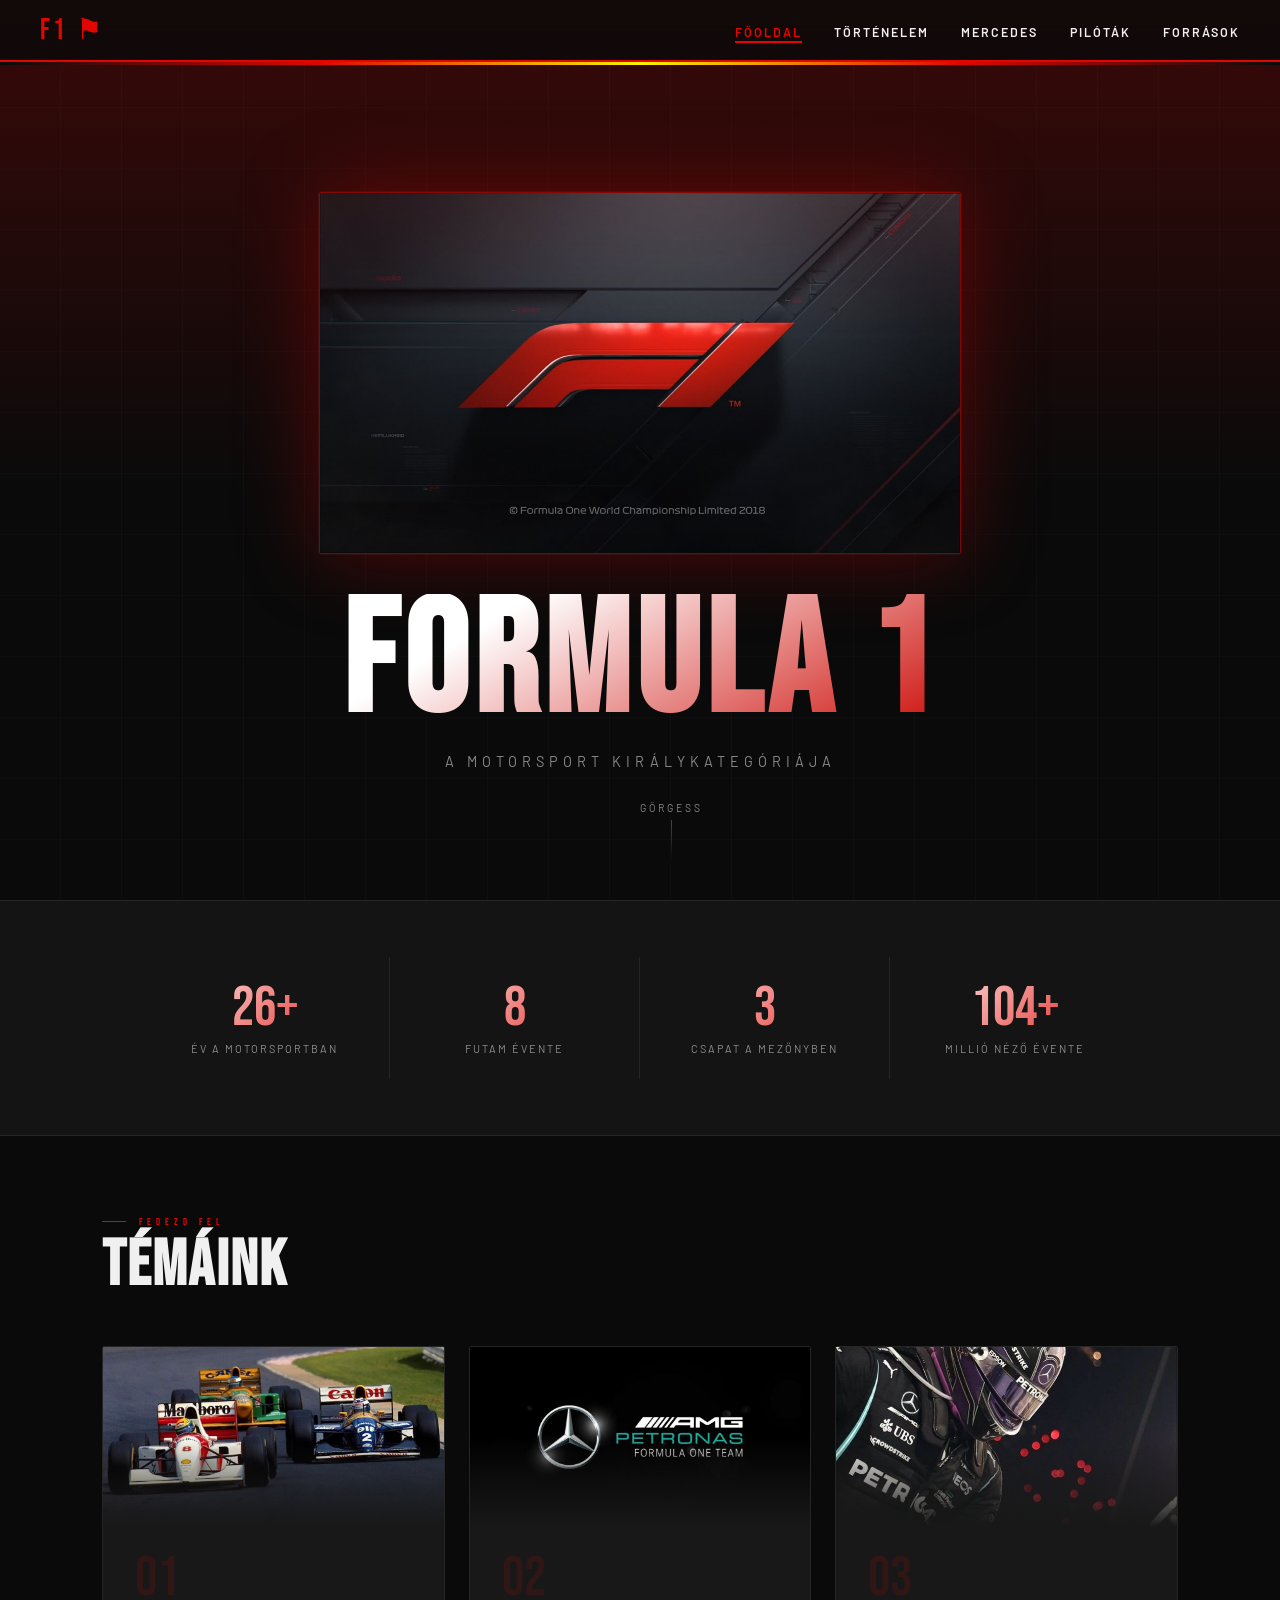
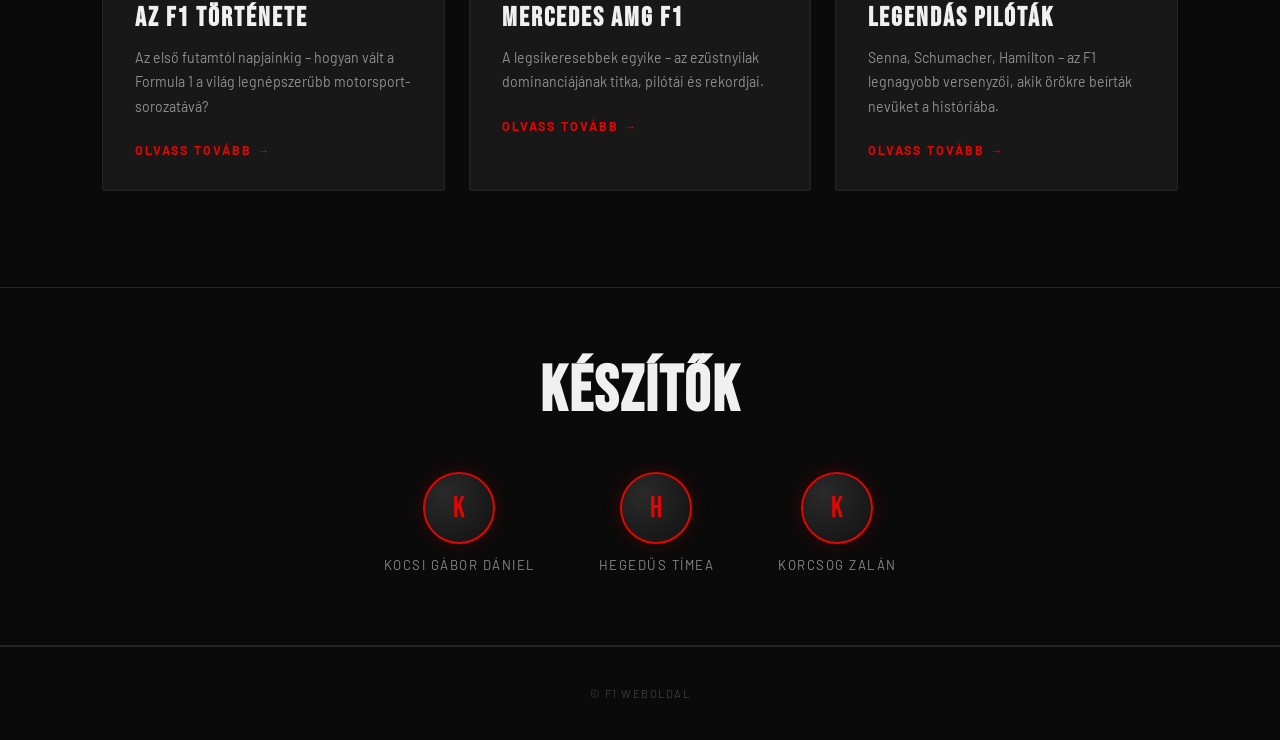
<file: index.html>
<!DOCTYPE html>
<html lang="hu">
<head>
  <meta charset="UTF-8">
  <meta name="viewport" content="width=device-width, initial-scale=1.0">
  <meta name="description" content="Formula 1 – a motorsport királykategóriája. Ismerkedj meg a sport történelmével, a Mercedes csapattal és a legendás pilótákkal.">
  <title>Formula 1 – Főoldal</title>
  <link rel="stylesheet" href="style.css">
</head>
<body>

<div class="progress-bar"></div>

<nav>
  <a class="nav-logo" href="index.html">F1 ⚑</a>
  <button class="nav-toggle" aria-label="Menü">
    <span></span><span></span><span></span>
  </button>
  <ul>
    <li><a href="index.html" class="active">Főoldal</a></li>
    <li><a href="tortenet.html">Történelem</a></li>
    <li><a href="mercedes.html">Mercedes</a></li>
    <li><a href="pilota.html">Pilóták</a></li>
    <li><a href="forrasok.html">Források</a></li>

  </ul>
</nav>

<section class="hero">
  <div class="hero-bg"></div>
  <div class="hero-lines"></div>
  <div class="hero-stripe"></div>
  <div class="hero-content">
    <div class="hero-img-wrap">
      <img
        src="f1logo.jpg"
        data-fallback="https://images.unsplash.com/photo-1541773367336-d3f5578c0b53?w=1200&q=80"
        onerror="this.src=this.dataset.fallback"
        alt="Formula 1 verseny rajt"
      >
    </div>
    <h1>Formula 1</h1>
    <p class="hero-sub">A motorsport királykategóriája</p>
  </div>
  <div class="hero-scroll">
    <span>Görgess</span>
    <div class="hero-scroll-line"></div>
  </div>
</section>

<div class="facts-section">
  <div class="facts-grid">
    <div class="fact-item reveal reveal-d1">
      <div class="fact-num" data-target="76" data-suffix="+">76+</div>
      <div class="fact-label">Év a motorsportban</div>
    </div>
    <div class="fact-item reveal reveal-d2">
      <div class="fact-num" data-target="24">24</div>
      <div class="fact-label">Futam évente</div>
    </div>
    <div class="fact-item reveal reveal-d3">
      <div class="fact-num" data-target="11">11</div>
      <div class="fact-label">Csapat a mezőnyben</div>
    </div>
    <div class="fact-item reveal reveal-d4">
      <div class="fact-num" data-target="300" data-suffix="+">300+</div>
      <div class="fact-label">Millió néző évente</div>
    </div>
  </div>
</div>

<section class="cards-section">
  <p class="section-label reveal">Fedezd fel</p>
  <h2 class="section-title reveal">Témáink</h2>
  <div class="cards">

    <a class="card reveal reveal-d1" href="tortenet.html">
      <div class="card-top-bar"></div>
      <div class="card-thumb">
        <img
          src="regi.jpg"
          data-fallback="https://images.unsplash.com/photo-1504707748692-419802426c4f?w=640&q=80"
          onerror="this.src=this.dataset.fallback"
          alt="1950-es Brit Nagydíj"
        >
      </div>
      <div class="card-body">
        <div class="card-num">01</div>
        <h3>Az F1 Története</h3>
        <p>Az első futamtól napjainkig – hogyan vált a Formula 1 a világ legnépszerűbb motorsport-sorozatává?</p>
        <span class="card-arrow">Olvass tovább →</span>
      </div>
    </a>

    <a class="card reveal reveal-d2" href="mercedes.html">
      <div class="card-top-bar"></div>
      <div class="card-thumb">
        <img
          src="merclogo.jpg"
          data-fallback="https://images.unsplash.com/photo-1558618666-fcd25c85cd64?w=640&q=80"
          onerror="this.src=this.dataset.fallback"
          alt="Lewis Hamilton Mercedes"
        >
      </div>
      <div class="card-body">
        <div class="card-num">02</div>
        <h3>Mercedes AMG F1</h3>
        <p>A legsikeresebbek egyike – az ezüstnyilak dominanciájának titka, pilótái és rekordjai.</p>
        <span class="card-arrow">Olvass tovább →</span>
      </div>
    </a>

    <a class="card reveal reveal-d3" href="pilota.html">
      <div class="card-top-bar"></div>
      <div class="card-thumb">
        <img
          src="goat.jpg"
          data-fallback="https://images.unsplash.com/photo-1567575584049-f2b6278e56c5?w=640&q=80"
          onerror="this.src=this.dataset.fallback"
          alt="Lewis Hamilton"
        >
      </div>
      <div class="card-body">
        <div class="card-num">03</div>
        <h3>Legendás Pilóták</h3>
        <p>Senna, Schumacher, Hamilton – az F1 legnagyobb versenyzői, akik örökre beírták nevüket a históriába.</p>
        <span class="card-arrow">Olvass tovább →</span>
      </div>
    </a>

  </div>
</section>

<section class="makers-section">
  
  <h2 class="section-title reveal">Készítők</h2>
  <div class="makers-grid">
    <div class="maker reveal reveal-d1">
      <div class="maker-avatar">K</div>
      <span>Kocsi Gábor Dániel</span>
    </div>
    <div class="maker reveal reveal-d2">
      <div class="maker-avatar">H</div>
      <span>Hegedűs Tímea</span>
    </div>
    <div class="maker reveal reveal-d3">
      <div class="maker-avatar">K</div>
      <span>Korcsog Zalán</span>
    </div>
  </div>
  
</section>

<footer>© F1 Weboldal</footer>

<button class="scroll-top" aria-label="Vissza a tetejére">↑</button>

<script src="quiz.js"></script>
</body>
</html>
</file>
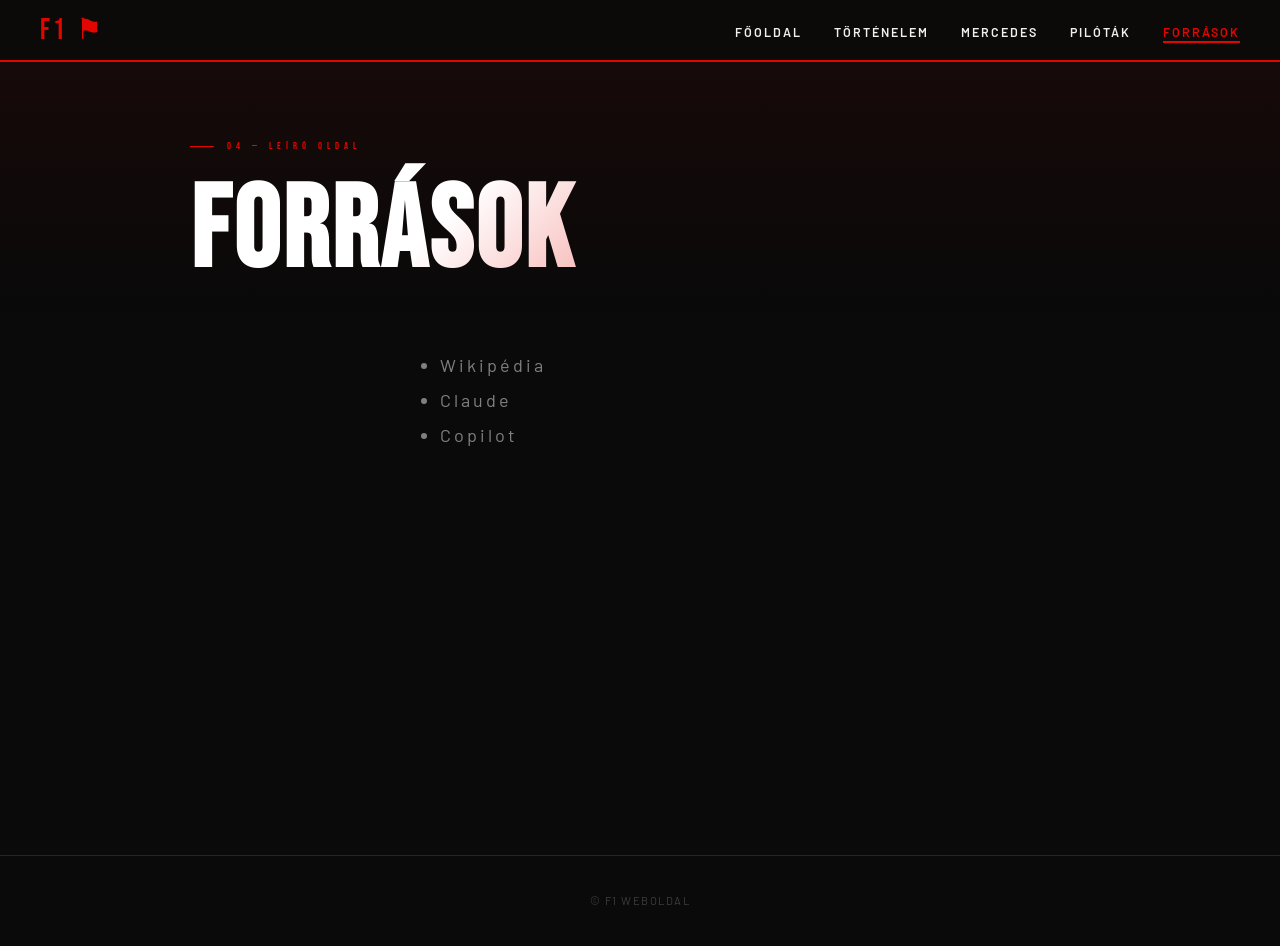
<file: forrasok.html>
<!DOCTYPE html>
<html lang="hu">
<head>
  <meta charset="UTF-8">
  <meta name="viewport" content="width=device-width, initial-scale=1.0">
  <meta name="description" content="Formula 1 – a motorsport királykategóriája. Ismerkedj meg a sport történelmével, a Mercedes csapattal és a legendás pilótákkal.">
  <title>Formula 1 – Források</title>
  <link rel="stylesheet" href="style.css">
</head>
<body>

<div class="progress-bar"></div>

<nav>
  <a class="nav-logo" href="index.html">F1 ⚑</a>
  <button class="nav-toggle" aria-label="Menü">
    <span></span><span></span><span></span>
  </button>
  <ul>
    <li><a href="index.html">Főoldal</a></li>
    <li><a href="tortenet.html">Történelem</a></li>
    <li><a href="mercedes.html">Mercedes</a></li>
    <li><a href="pilota.html">Pilóták</a></li>
    <li><a href="forrasok.html" class="active">Források</a></li>

  </ul>
</nav>

<div class="page-hero">
 <p class="page-tag reveal">04 — Leíró oldal</p>
 <h1 class="page-title reveal" id="sormag2">Források</h1>
 <p class="page-intro reveal"><ul class="sor1">
  <li id="vonal1">
    <a href="https://hu.wikipedia.org/wiki/Formula%E2%80%931" target="_blank">Wikipédia</a>
  </li>
  <li id="vonal2">
    <a href="https://claude.ai/login" target="_blank">Claude</a>
  </li>
  <li id="vonal3">
    <a href="https://copilot.microsoft.com/" target="_blank">Copilot</a>
  </li>
  
 </ul>
 <p>
  &nbsp;
</p>
<p>
  &nbsp;
</p>
<p>
  &nbsp;
</p>
<p>
  &nbsp;
</p>
<p>
  &nbsp;
</p><p>
  &nbsp;
</p><p>
  &nbsp;
</p><p>
  &nbsp;
</p><p>
  &nbsp;
</p><p>
  &nbsp;
</p><p>
  &nbsp;
</p><p>
  &nbsp;
</p><p>
  &nbsp;
</p><p>
  &nbsp;
</p><p>
  &nbsp;
</p><p>
  &nbsp;
</p><p>
  &nbsp;
</p><p>
  &nbsp;

 
</div>

<footer id="alma">© F1 Weboldal</footer>

<button class="scroll-top" aria-label="Vissza a tetejére">↑</button>

<script src="quiz.js"></script>
</file>
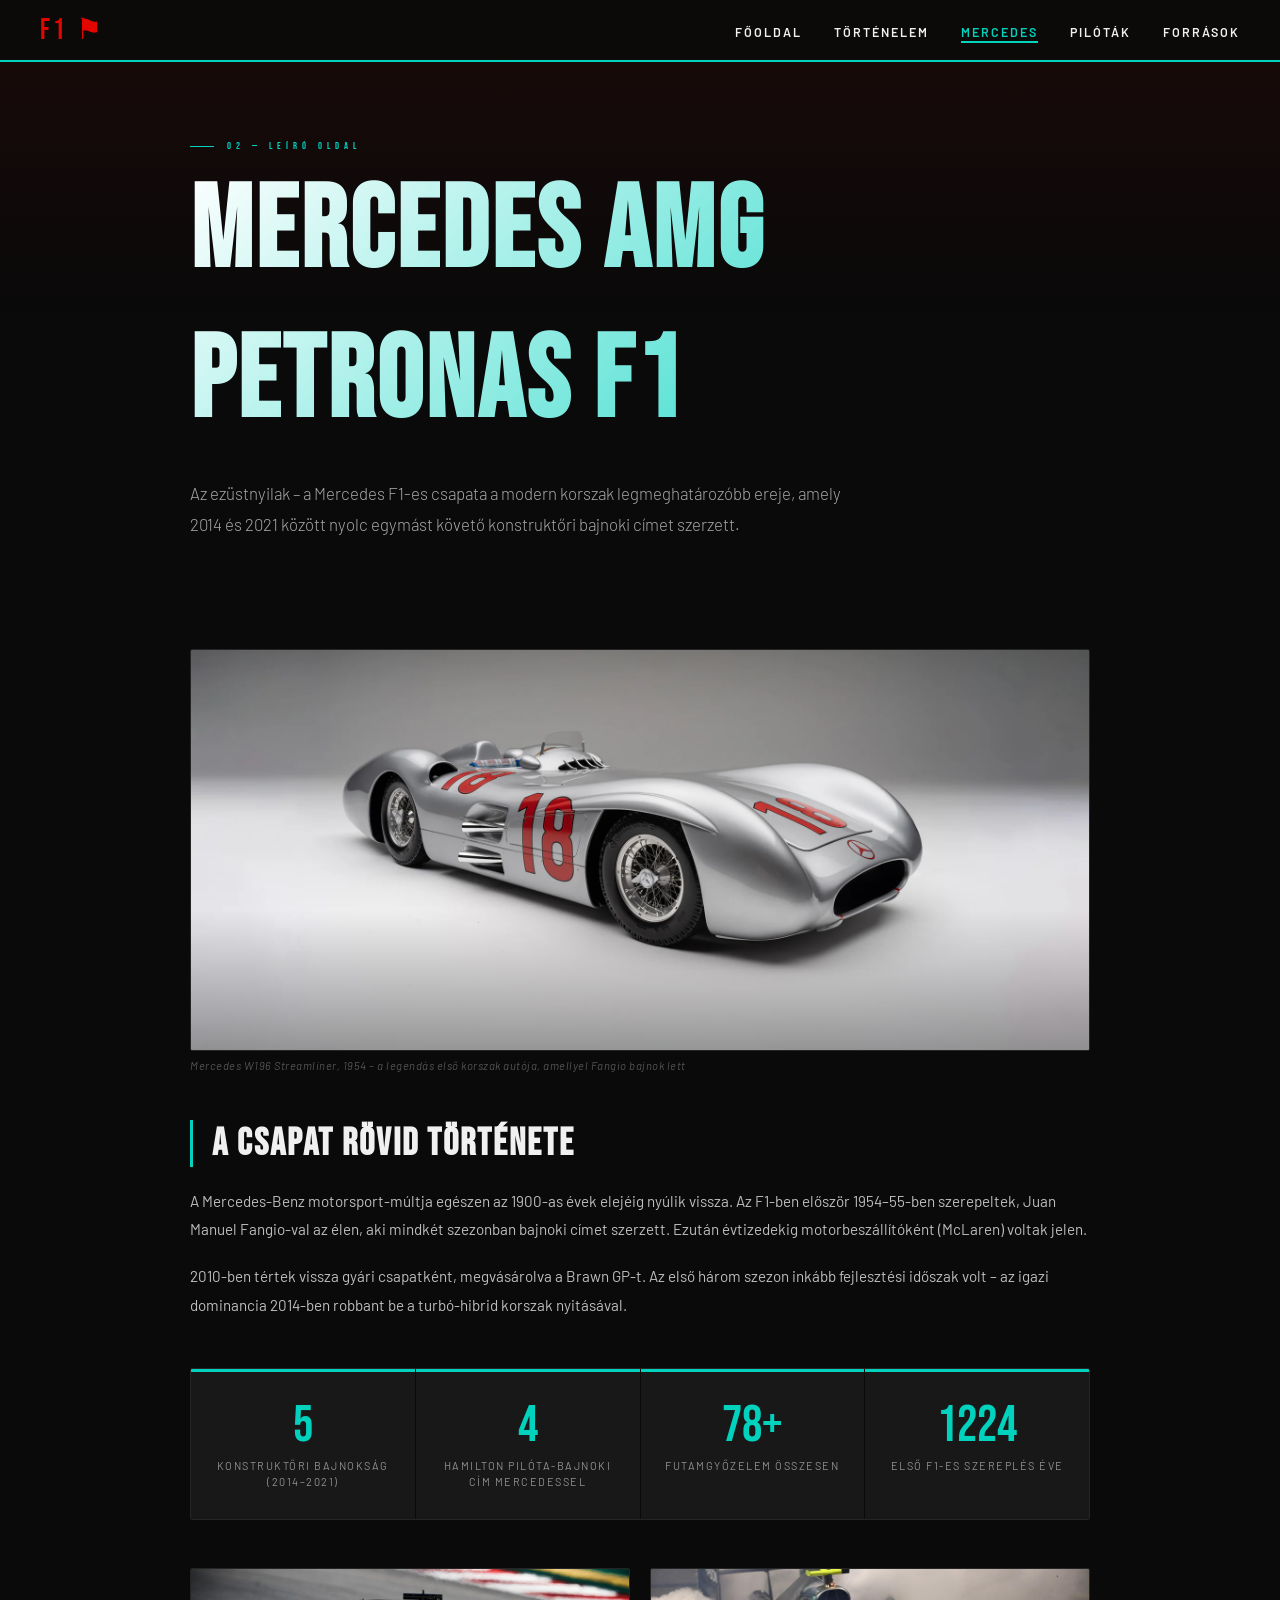
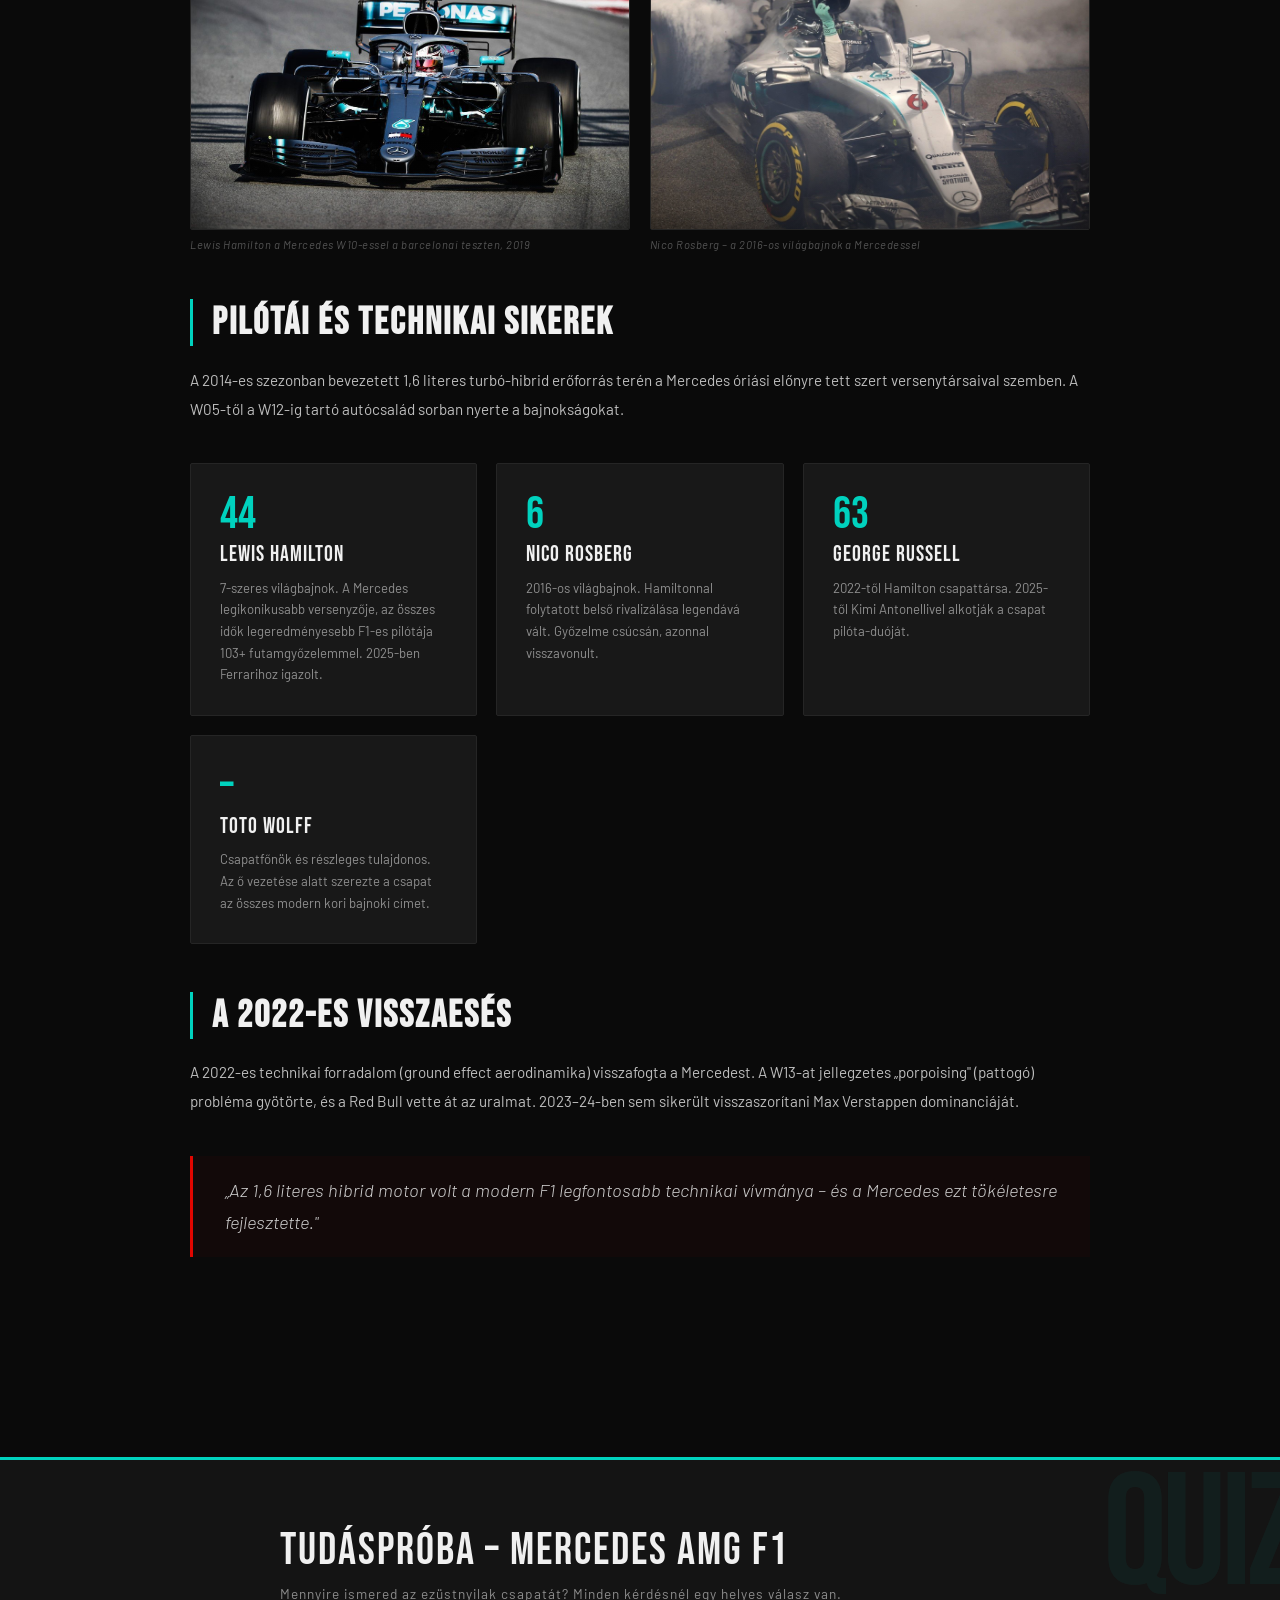
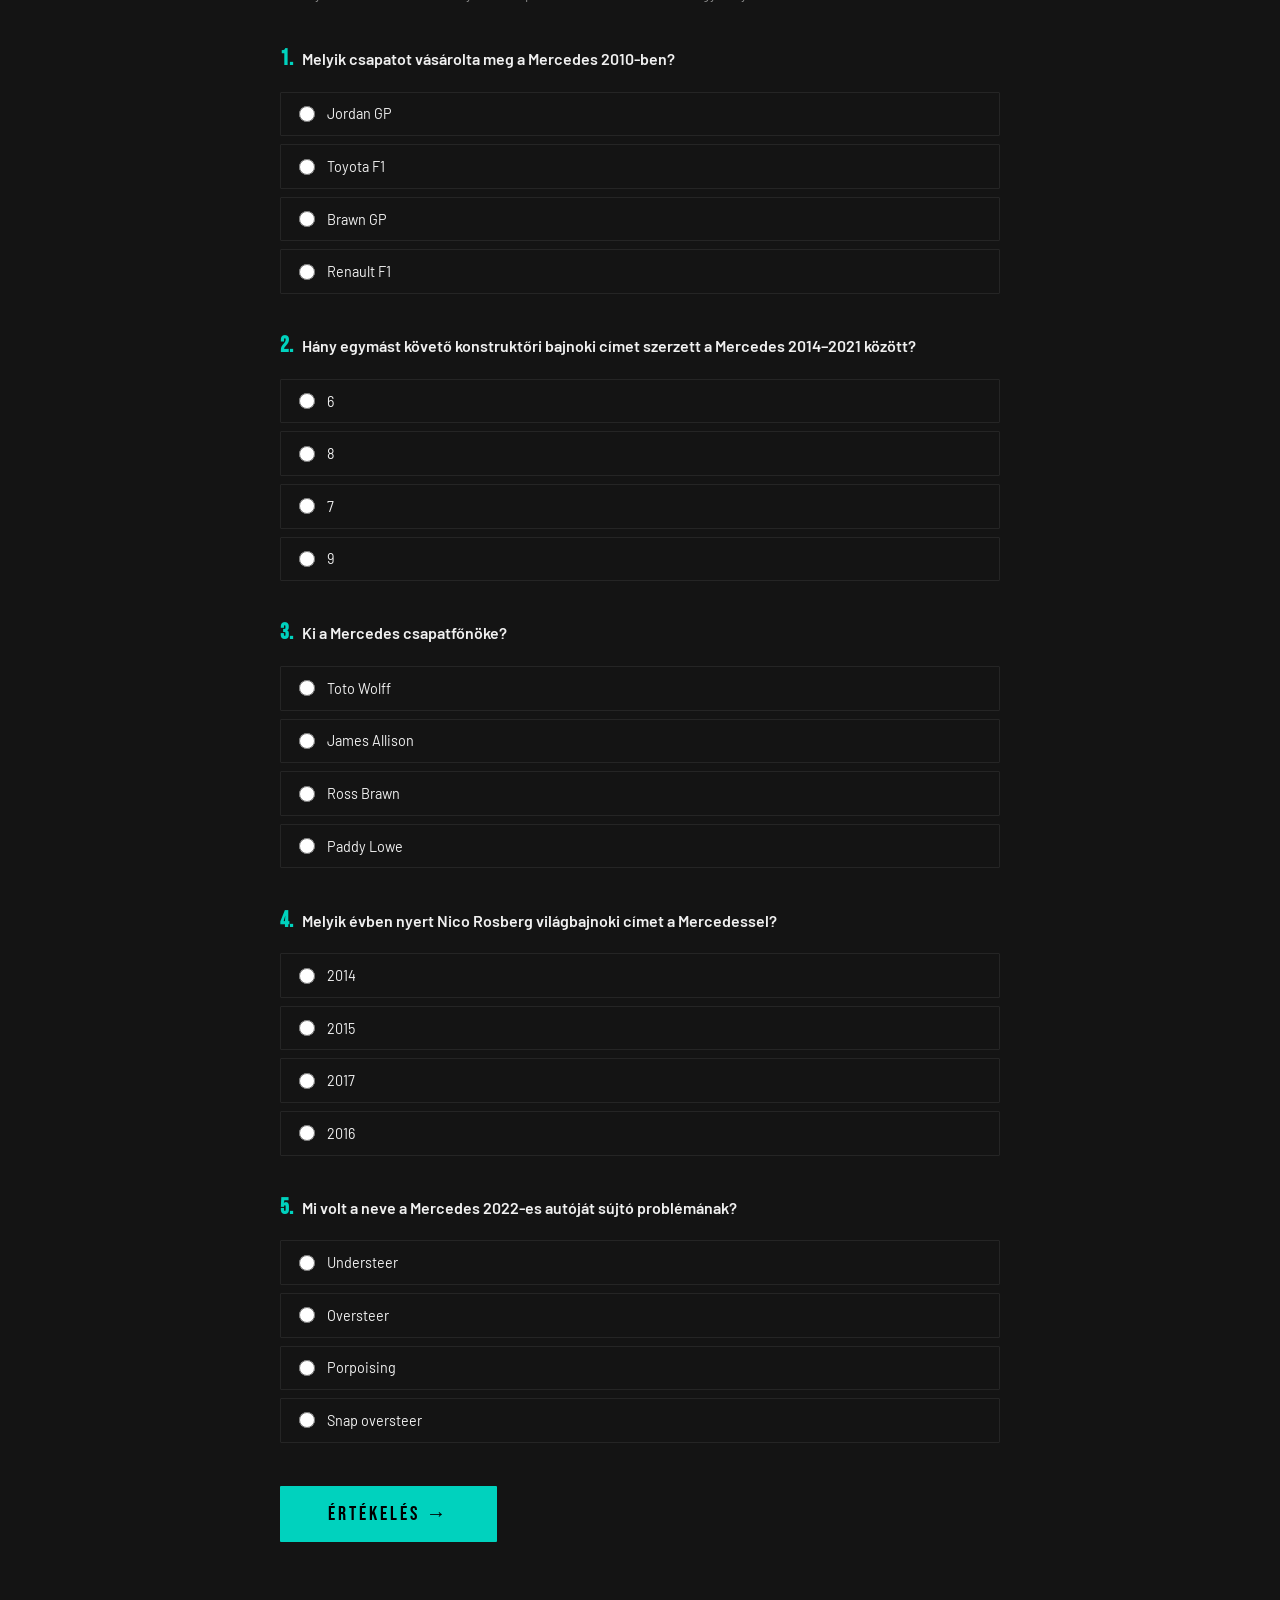
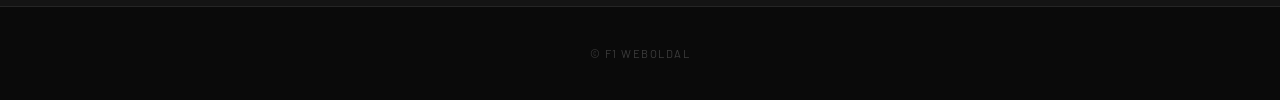
<file: mercedes.html>
<!DOCTYPE html>
<html lang="hu">
<head>
  <meta charset="UTF-8">
  <meta name="viewport" content="width=device-width, initial-scale=1.0">
  <meta name="description" content="A Mercedes AMG Petronas F1 csapat története, pilótái és rekordjai.">
  <title>F1 – Mercedes AMG</title>
  <link rel="stylesheet" href="style.css">
</head>
<body class="page-mercedes">

<div class="progress-bar"></div>

<nav>
  <a class="nav-logo" href="index.html">F1 ⚑</a>
  <button class="nav-toggle" aria-label="Menü">
    <span></span><span></span><span></span>
  </button>
  <ul>
    <li><a href="index.html">Főoldal</a></li>
    <li><a href="tortenet.html">Történelem</a></li>
    <li><a href="mercedes.html" class="active">Mercedes</a></li>
    <li><a href="pilota.html">Pilóták</a></li>
    <li><a href="forrasok.html">Források</a></li>
  </ul>
</nav>

<div class="page-hero">
  <p class="page-tag reveal">02 — Leíró oldal</p>
  <h1 class="page-title reveal" id="sormag2">Mercedes AMG Petronas F1</h1>
  <p class="page-intro reveal">Az ezüstnyilak – a Mercedes F1-es csapata a modern korszak legmeghatározóbb ereje, amely 2014 és 2021 között nyolc egymást követő konstruktőri bajnoki címet szerzett.</p>
</div>

<div class="content">

  <div class="img-full reveal">
    <div class="img-wrap">
      <img
        src="regimerc.webp"
        data-fallback="https://images.unsplash.com/photo-1558618666-fcd25c85cd64?w=1280&q=80"
        onerror="this.src=this.dataset.fallback"
        alt="Mercedes W196 Streamliner 1954"
        loading="lazy"
      >
    </div>
    <p class="img-caption">Mercedes W196 Streamliner, 1954 – a legendás első korszak autója, amellyel Fangio bajnok lett</p>
  </div>

  <h2 class="section-h reveal">A csapat rövid története</h2>
  <p class="body-p reveal">A Mercedes-Benz motorsport-múltja egészen az 1900-as évek elejéig nyúlik vissza. Az F1-ben először 1954–55-ben szerepeltek, Juan Manuel Fangio-val az élen, aki mindkét szezonban bajnoki címet szerzett. Ezután évtizedekig motorbeszállítóként (McLaren) voltak jelen.</p>
  <p class="body-p reveal">2010-ben tértek vissza gyári csapatként, megvásárolva a Brawn GP-t. Az első három szezon inkább fejlesztési időszak volt – az igazi dominancia 2014-ben robbant be a turbó-hibrid korszak nyitásával.</p>

  <div class="stats-row">
    <div class="stat-box reveal reveal-d1">
      <div class="stat-num" data-target="8">8</div>
      <div class="stat-label">Konstruktőri bajnokság (2014–2021)</div>
    </div>
    <div class="stat-box reveal reveal-d2">
      <div class="stat-num" data-target="7">7</div>
      <div class="stat-label">Hamilton pilóta-bajnoki cím Mercedessel</div>
    </div>
    <div class="stat-box reveal reveal-d3">
      <div class="stat-num" data-target="125" data-suffix="+">125+</div>
      <div class="stat-label">Futamgyőzelem összesen</div>
    </div>
    <div class="stat-box reveal reveal-d4">
      <div class="stat-num" data-target="1954">1954</div>
      <div class="stat-label">Első F1-es szereplés éve</div>
    </div>
  </div>

  <div class="img-duo">
    <div class="reveal reveal-left">
      <div class="img-wrap">
        <img
          src="hamtest.jpg"
          data-fallback="https://images.unsplash.com/photo-1541773367336-d3f5578c0b53?w=640&q=80"
          onerror="this.src=this.dataset.fallback"
          alt="Lewis Hamilton Mercedes 2019"
          loading="lazy"
        >
      </div>
      <p class="img-caption">Lewis Hamilton a Mercedes W10-essel a barcelonai teszten, 2019</p>
    </div>
    <div class="reveal reveal-right">
      <div class="img-wrap">
        <img
          src="ros.jpg"
          data-fallback="https://images.unsplash.com/photo-1567575584049-f2b6278e56c5?w=640&q=80"
          onerror="this.src=this.dataset.fallback"
          alt="Nico Rosberg Mercedes 2016"
          loading="lazy"
        >
      </div>
      <p class="img-caption">Nico Rosberg – a 2016-os világbajnok a Mercedessel</p>
    </div>
  </div>

  <h2 class="section-h reveal">Pilótái és technikai sikerek</h2>
  <p class="body-p reveal">A 2014-es szezonban bevezetett 1,6 literes turbó-hibrid erőforrás terén a Mercedes óriási előnyre tett szert versenytársaival szemben. A W05-től a W12-ig tartó autócsalád sorban nyerte a bajnokságokat.</p>

  <div class="pilot-cards">
    <div class="pilot-card reveal reveal-d1">
      <div class="pilot-num">44</div>
      <div class="pilot-name">Lewis Hamilton</div>
      <div class="pilot-desc">7-szeres világbajnok. A Mercedes legikonikusabb versenyzője, az összes idők legeredményesebb F1-es pilótája 103+ futamgyőzelemmel. 2025-ben Ferrarihoz igazolt.</div>
    </div>
    <div class="pilot-card reveal reveal-d2">
      <div class="pilot-num">6</div>
      <div class="pilot-name">Nico Rosberg</div>
      <div class="pilot-desc">2016-os világbajnok. Hamiltonnal folytatott belső rivalizálása legendává vált. Győzelme csúcsán, azonnal visszavonult.</div>
    </div>
    <div class="pilot-card reveal reveal-d3">
      <div class="pilot-num">63</div>
      <div class="pilot-name">George Russell</div>
      <div class="pilot-desc">2022-től Hamilton csapattársa. 2025-től Kimi Antonellivel alkotják a csapat pilóta-duóját.</div>
    </div>
    <div class="pilot-card reveal reveal-d4">
      <div class="pilot-num">–</div>
      <div class="pilot-name">Toto Wolff</div>
      <div class="pilot-desc">Csapatfőnök és részleges tulajdonos. Az ő vezetése alatt szerezte a csapat az összes modern kori bajnoki címet.</div>
    </div>
  </div>

  <h2 class="section-h reveal">A 2022-es visszaesés</h2>
  <p class="body-p reveal">A 2022-es technikai forradalom (ground effect aerodinamika) visszafogta a Mercedest. A W13-at jellegzetes „porpoising" (pattogó) probléma gyötörte, és a Red Bull vette át az uralmat. 2023–24-ben sem sikerült visszaszorítani Max Verstappen dominanciáját.</p>

  <div class="pull-quote reveal">
    <p>„Az 1,6 literes hibrid motor volt a modern F1 legfontosabb technikai vívmánya – és a Mercedes ezt tökéletesre fejlesztette."</p>
  </div>

</div>

<div class="quiz-section">
  <div class="quiz-inner">
    <div class="quiz-title">Tudáspróba – Mercedes AMG F1</div>
    <p class="quiz-sub">Mennyire ismered az ezüstnyilak csapatát? Minden kérdésnél egy helyes válasz van.</p>
    <div id="quiz-form">

      <div class="q-block">
        <p class="q-text"><span class="q-num">1.</span> Melyik csapatot vásárolta meg a Mercedes 2010-ben?</p>
        <div class="q-options">
          <label><input type="radio" name="q1" value="a"> Jordan GP</label>
          <label><input type="radio" name="q1" value="b"> Toyota F1</label>
          <label><input type="radio" name="q1" value="c"> Brawn GP</label>
          <label><input type="radio" name="q1" value="d"> Renault F1</label>
        </div>
      </div>

      <div class="q-block">
        <p class="q-text"><span class="q-num">2.</span> Hány egymást követő konstruktőri bajnoki címet szerzett a Mercedes 2014–2021 között?</p>
        <div class="q-options">
          <label><input type="radio" name="q2" value="a"> 6</label>
          <label><input type="radio" name="q2" value="b"> 8</label>
          <label><input type="radio" name="q2" value="c"> 7</label>
          <label><input type="radio" name="q2" value="d"> 9</label>
        </div>
      </div>

      <div class="q-block">
        <p class="q-text"><span class="q-num">3.</span> Ki a Mercedes csapatfőnöke?</p>
        <div class="q-options">
          <label><input type="radio" name="q3" value="a"> Toto Wolff</label>
          <label><input type="radio" name="q3" value="b"> James Allison</label>
          <label><input type="radio" name="q3" value="c"> Ross Brawn</label>
          <label><input type="radio" name="q3" value="d"> Paddy Lowe</label>
        </div>
      </div>

      <div class="q-block">
        <p class="q-text"><span class="q-num">4.</span> Melyik évben nyert Nico Rosberg világbajnoki címet a Mercedessel?</p>
        <div class="q-options">
          <label><input type="radio" name="q4" value="a"> 2014</label>
          <label><input type="radio" name="q4" value="b"> 2015</label>
          <label><input type="radio" name="q4" value="c"> 2017</label>
          <label><input type="radio" name="q4" value="d"> 2016</label>
        </div>
      </div>

      <div class="q-block">
        <p class="q-text"><span class="q-num">5.</span> Mi volt a neve a Mercedes 2022-es autóját sújtó problémának?</p>
        <div class="q-options">
          <label><input type="radio" name="q5" value="a"> Understeer</label>
          <label><input type="radio" name="q5" value="b"> Oversteer</label>
          <label><input type="radio" name="q5" value="c"> Porpoising</label>
          <label><input type="radio" name="q5" value="d"> Snap oversteer</label>
        </div>
      </div>

      <button class="quiz-submit" onclick="runQuiz()">Értékelés →</button>
    </div>
    <div id="quiz-result">
      <div class="result-score" id="result-score"></div>
      <div class="result-text"  id="result-text"></div>
      <button id="quiz-retry" class="quiz-retry" onclick="resetQuiz()" style="display:none;">🔄 Újrapróbálom</button>
    </div>
  </div>
</div>

<footer>© F1 Weboldal</footer>
<button class="scroll-top" aria-label="Vissza a tetejére">↑</button>

<script src="quiz.js"></script>
<script>
  function runQuiz() {
    submitQuiz({ q1:'c', q2:'b', q3:'a', q4:'d', q5:'c' });
  }
</script>
</body>
</html>
</file>
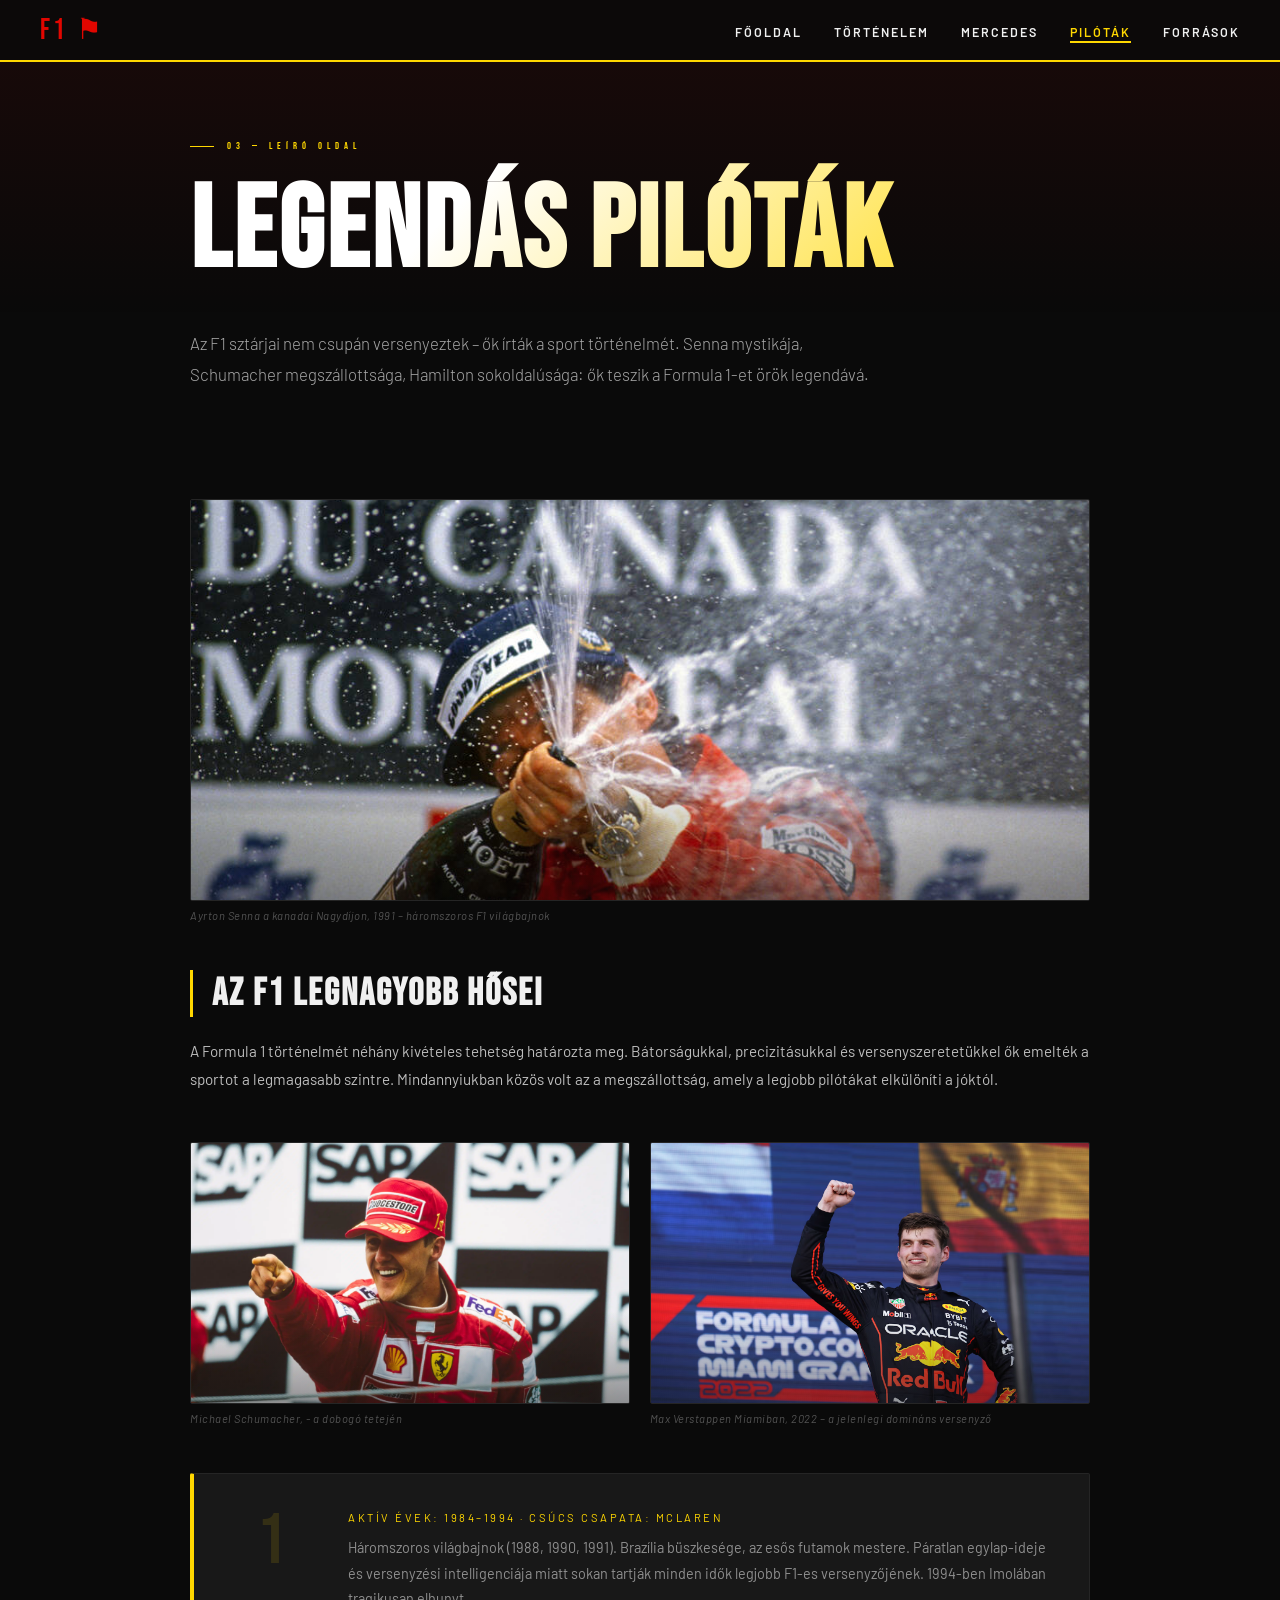
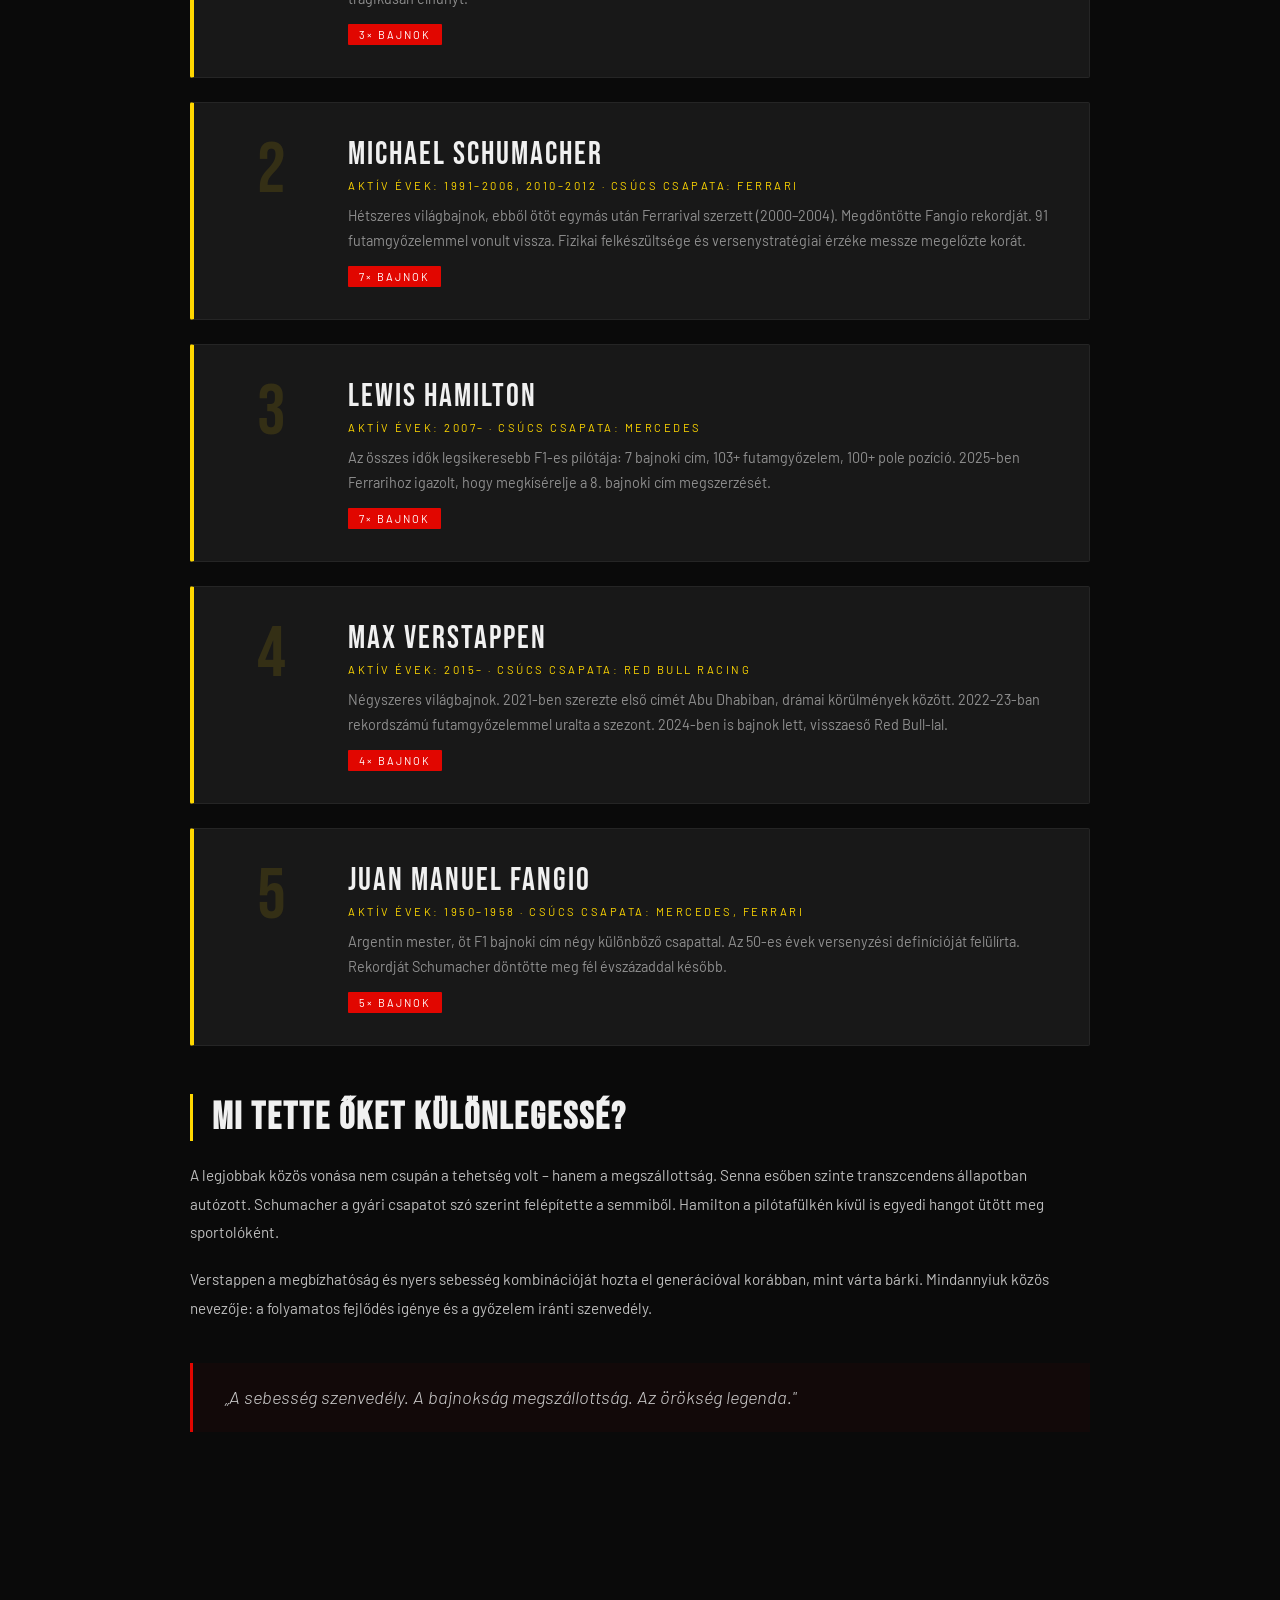
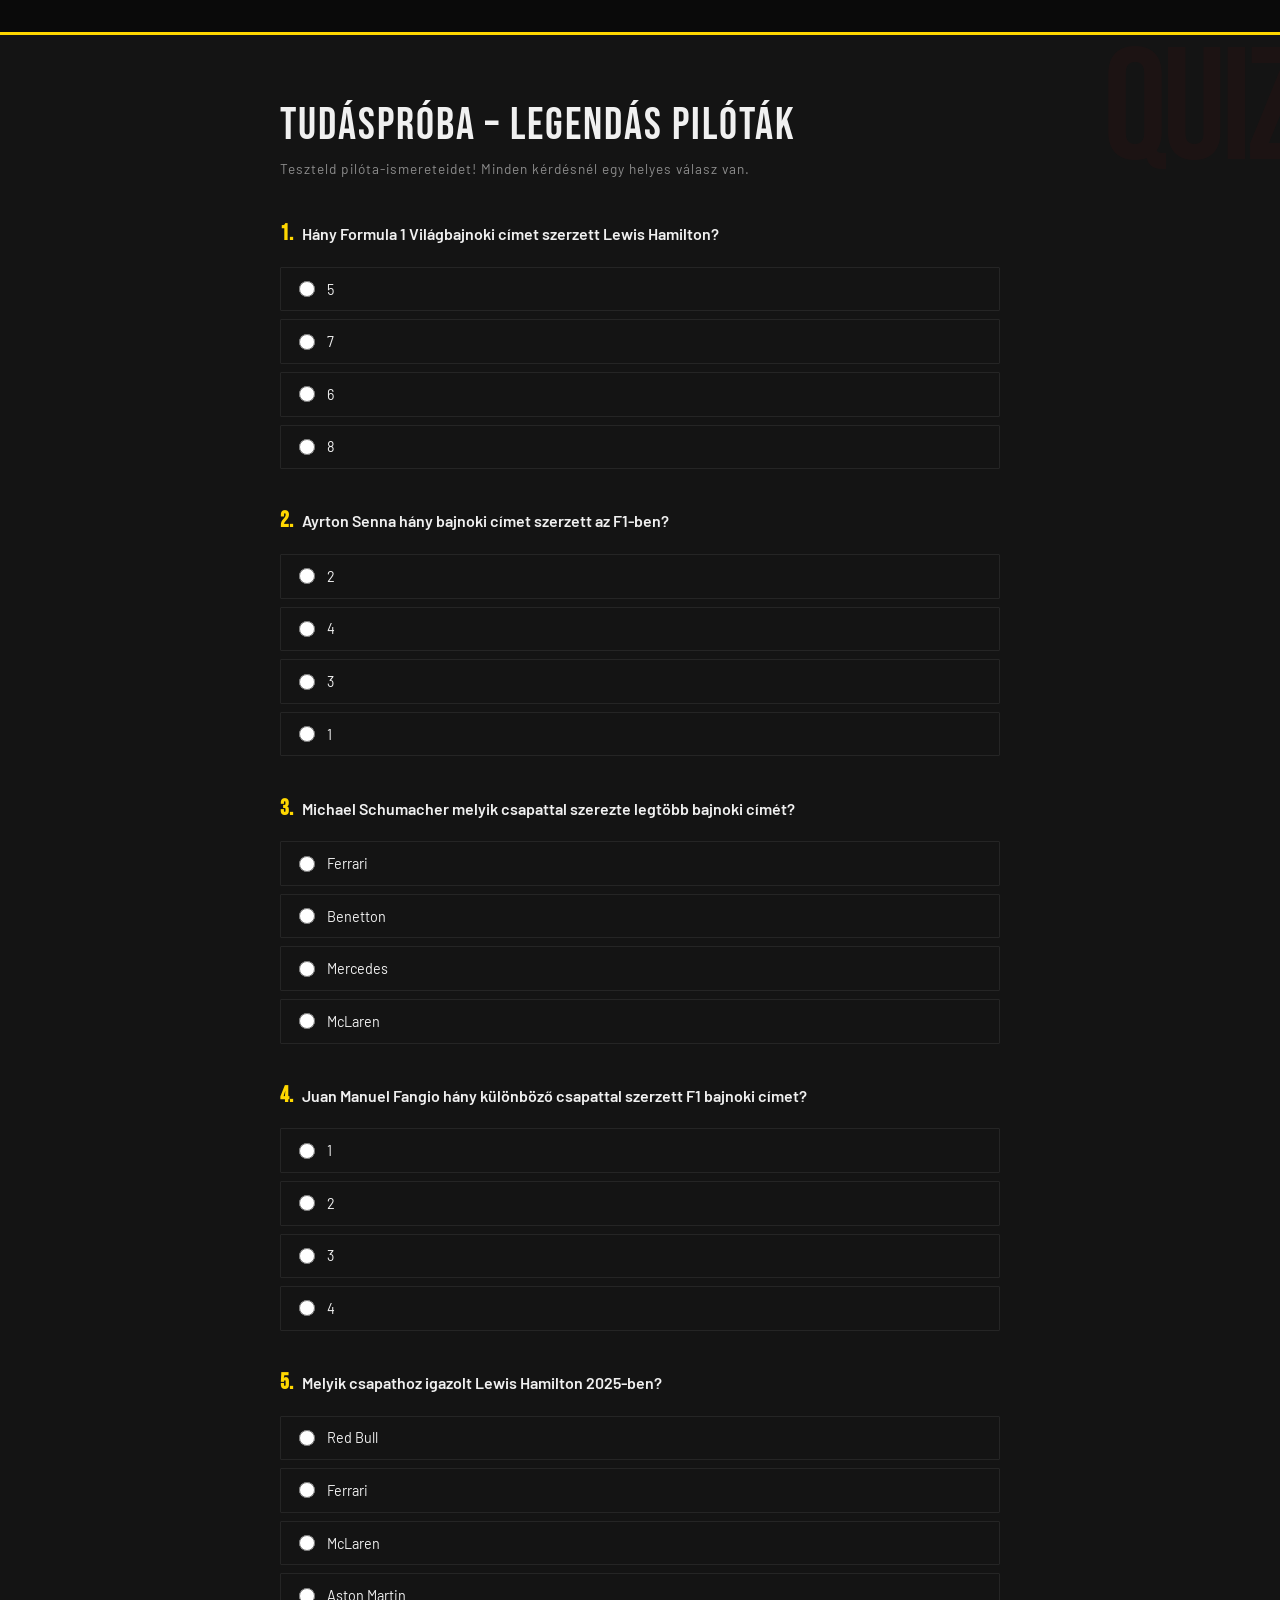
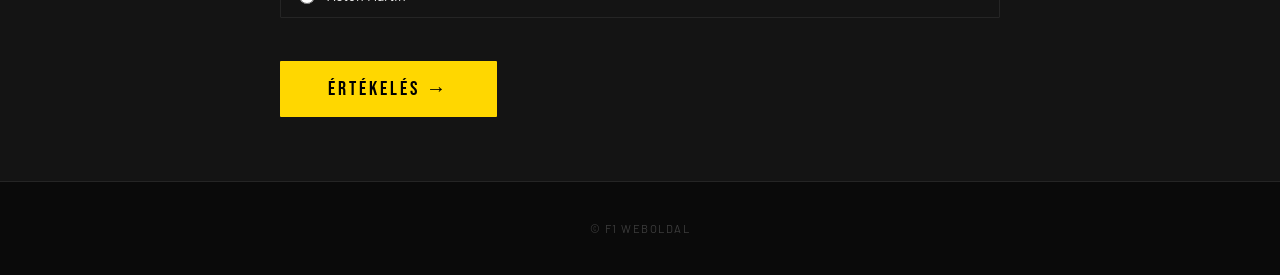
<file: pilota.html>
<!DOCTYPE html>
<html lang="hu">
<head>
  <meta charset="UTF-8">
  <meta name="viewport" content="width=device-width, initial-scale=1.0">
  <meta name="description" content="Az F1 legendás pilótái – Senna, Schumacher, Hamilton és Verstappen életútja és sikereiik.">
  <title>F1 – Legendás Pilóták</title>
  <link rel="stylesheet" href="style.css">
</head>
<body class="page-pilota">

<div class="progress-bar"></div>

<nav>
  <a class="nav-logo" href="index.html">F1 ⚑</a>
  <button class="nav-toggle" aria-label="Menü">
    <span></span><span></span><span></span>
  </button>
  <ul>
    <li><a href="index.html">Főoldal</a></li>
    <li><a href="tortenet.html">Történelem</a></li>
    <li><a href="mercedes.html">Mercedes</a></li>
    <li><a href="pilota.html" class="active">Pilóták</a></li>
    <li><a href="forrasok.html">Források</a></li>
  </ul>
</nav>

<div class="page-hero">
  <p class="page-tag reveal">03 — Leíró oldal</p>
  <h1 class="page-title reveal" id="sormag1">Legendás Pilóták</h1>
  <p class="page-intro reveal">Az F1 sztárjai nem csupán versenyeztek – ők írták a sport történelmét. Senna mystikája, Schumacher megszállottsága, Hamilton sokoldalúsága: ők teszik a Formula 1-et örök legendává.</p>
</div>

<div class="content">

  <div class="img-full reveal">
    <div class="img-wrap">
      <img
        src="senna.jpg"
        data-fallback="https://images.unsplash.com/photo-1541773367336-d3f5578c0b53?w=1280&q=80"
        onerror="this.src=this.dataset.fallback"
        alt="Ayrton Senna 1991 Kanada"
        loading="lazy"
      >
    </div>
    <p class="img-caption">Ayrton Senna a kanadai Nagydíjon, 1991 – háromszoros F1 világbajnok</p>
  </div>

  <h2 class="section-h reveal">Az F1 legnagyobb hősei</h2>
  <p class="body-p reveal">A Formula 1 történelmét néhány kivételes tehetség határozta meg. Bátorságukkal, precizitásukkal és versenyszeretetükkel ők emelték a sportot a legmagasabb szintre. Mindannyiukban közös volt az a megszállottság, amely a legjobb pilótákat elkülöníti a jóktól.</p>

  <div class="img-duo">
    <div class="reveal reveal-left">
      <div class="img-wrap">
        <img
          src="sum1.webp"
          data-fallback="https://images.unsplash.com/photo-1558618666-fcd25c85cd64?w=480&q=80"
          onerror="this.src=this.dataset.fallback"
          alt="Michael Schumacher a dobogó tetején"
          loading="lazy"
        >
      </div>
      <p class="img-caption">Michael Schumacher, - a dobogó tetején</p>
    </div>
    <div class="reveal reveal-right">
      <div class="img-wrap">
        <img
          src="max.avif"
          data-fallback="https://images.unsplash.com/photo-1567575584049-f2b6278e56c5?w=480&q=80"
          onerror="this.src=this.dataset.fallback"
          alt="Max Verstappen 2022 Miami"
          loading="lazy"
        >
      </div>
      <p class="img-caption">Max Verstappen Miamiban, 2022 – a jelenlegi domináns versenyző</p>
    </div>
  </div>

  <div class="pilot-showcase">

    <a href="https://hu.wikipedia.org/wiki/Ayrton_Senna" target="_blank">
    <div class="pilot-row reveal">
      <div class="pilot-big-num">1</div>
      <div>
        <div class="pilot-row-name"></div>
        <div class="pilot-years">Aktív évek: 1984–1994 · Csúcs csapata: McLaren</div>
        <p class="pilot-bio">Háromszoros világbajnok (1988, 1990, 1991). Brazília büszkesége, az esős futamok mestere. Páratlan egylap-ideje és versenyzési intelligenciája miatt sokan tartják minden idők legjobb F1-es versenyzőjének. 1994-ben Imolában tragikusan elhunyt.</p>
        <span class="pilot-badge">3× Bajnok</span>
      </div>
    </div></a>

    <a href="https://hu.wikipedia.org/wiki/Michael_Schumacher" target="_blank">
    <div class="pilot-row reveal">
      <div class="pilot-big-num">2</div>
      <div>
        <div class="pilot-row-name">Michael Schumacher</div>
        <div class="pilot-years">Aktív évek: 1991–2006, 2010–2012 · Csúcs csapata: Ferrari</div>
        <p class="pilot-bio">Hétszeres világbajnok, ebből ötöt egymás után Ferrarival szerzett (2000–2004). Megdöntötte Fangio rekordját. 91 futamgyőzelemmel vonult vissza. Fizikai felkészültsége és versenystratégiai érzéke messze megelőzte korát.</p>
        <span class="pilot-badge">7× Bajnok</span>
      </div>
    </div></a>

    <a href="https://hu.wikipedia.org/wiki/Lewis_Hamilton" target="_blank">
    <div class="pilot-row reveal">
      <div class="pilot-big-num">3</div>
      <div>
        <div class="pilot-row-name">Lewis Hamilton</div>
        <div class="pilot-years">Aktív évek: 2007– · Csúcs csapata: Mercedes</div>
        <p class="pilot-bio">Az összes idők legsikeresebb F1-es pilótája: 7 bajnoki cím, 103+ futamgyőzelem, 100+ pole pozíció. 2025-ben Ferrarihoz igazolt, hogy megkísérelje a 8. bajnoki cím megszerzését.</p>
        <span class="pilot-badge">7× Bajnok</span>
      </div>
    </div></a>

    <a href="https://hu.wikipedia.org/wiki/Max_Verstappen" target="_blank">
    <div class="pilot-row reveal">
      <div class="pilot-big-num">4</div>
      <div>
        <div class="pilot-row-name">Max Verstappen</div>
        <div class="pilot-years">Aktív évek: 2015– · Csúcs csapata: Red Bull Racing</div>
        <p class="pilot-bio">Négyszeres világbajnok. 2021-ben szerezte első címét Abu Dhabiban, drámai körülmények között. 2022–23-ban rekordszámú futamgyőzelemmel uralta a szezont. 2024-ben is bajnok lett, visszaeső Red Bull-lal.</p>
        <span class="pilot-badge">4× Bajnok</span>
      </div>
    </div></a>

    <a href="https://hu.wikipedia.org/wiki/Juan_Manuel_Fangio" target="_blank">
    <div class="pilot-row reveal">
      <div class="pilot-big-num">5</div>
      <div>
        <div class="pilot-row-name">Juan Manuel Fangio</div>
        <div class="pilot-years">Aktív évek: 1950–1958 · Csúcs csapata: Mercedes, Ferrari</div>
        <p class="pilot-bio">Argentin mester, öt F1 bajnoki cím négy különböző csapattal. Az 50-es évek versenyzési definícióját felülírta. Rekordját Schumacher döntötte meg fél évszázaddal később.</p>
        <span class="pilot-badge">5× Bajnok</span>
      </div>
    </div></a>

  </div>

  <h2 class="section-h reveal">Mi tette őket különlegessé?</h2>
  <p class="body-p reveal">A legjobbak közös vonása nem csupán a tehetség volt – hanem a megszállottság. Senna esőben szinte transzcendens állapotban autózott. Schumacher a gyári csapatot szó szerint felépítette a semmiből. Hamilton a pilótafülkén kívül is egyedi hangot ütött meg sportolóként.</p>
  <p class="body-p reveal">Verstappen a megbízhatóság és nyers sebesség kombinációját hozta el generációval korábban, mint várta bárki. Mindannyiuk közös nevezője: a folyamatos fejlődés igénye és a győzelem iránti szenvedély.</p>

  <div class="pull-quote reveal">
    <p>„A sebesség szenvedély. A bajnokság megszállottság. Az örökség legenda."</p>
  </div>

</div>

<div class="quiz-section">
  <div class="quiz-inner">
    <div class="quiz-title">Tudáspróba – Legendás Pilóták</div>
    <p class="quiz-sub">Teszteld pilóta-ismereteidet! Minden kérdésnél egy helyes válasz van.</p>
    <div id="quiz-form">

      <div class="q-block">
        <p class="q-text"><span class="q-num">1.</span> Hány Formula 1 Világbajnoki címet szerzett Lewis Hamilton?</p>
        <div class="q-options">
          <label><input type="radio" name="q1" value="a"> 5</label>
          <label><input type="radio" name="q1" value="b"> 7</label>
          <label><input type="radio" name="q1" value="c"> 6</label>
          <label><input type="radio" name="q1" value="d"> 8</label>
        </div>
      </div>

      <div class="q-block">
        <p class="q-text"><span class="q-num">2.</span> Ayrton Senna hány bajnoki címet szerzett az F1-ben?</p>
        <div class="q-options">
          <label><input type="radio" name="q2" value="a"> 2</label>
          <label><input type="radio" name="q2" value="b"> 4</label>
          <label><input type="radio" name="q2" value="c"> 3</label>
          <label><input type="radio" name="q2" value="d"> 1</label>
        </div>
      </div>

      <div class="q-block">
        <p class="q-text"><span class="q-num">3.</span> Michael Schumacher melyik csapattal szerezte legtöbb bajnoki címét?</p>
        <div class="q-options">
          <label><input type="radio" name="q3" value="a"> Ferrari</label>
          <label><input type="radio" name="q3" value="b"> Benetton</label>
          <label><input type="radio" name="q3" value="c"> Mercedes</label>
          <label><input type="radio" name="q3" value="d"> McLaren</label>
        </div>
      </div>

      <div class="q-block">
        <p class="q-text"><span class="q-num">4.</span> Juan Manuel Fangio hány különböző csapattal szerzett F1 bajnoki címet?</p>
        <div class="q-options">
          <label><input type="radio" name="q4" value="a"> 1</label>
          <label><input type="radio" name="q4" value="b"> 2</label>
          <label><input type="radio" name="q4" value="c"> 3</label>
          <label><input type="radio" name="q4" value="d"> 4</label>
        </div>
      </div>

      <div class="q-block">
        <p class="q-text"><span class="q-num">5.</span> Melyik csapathoz igazolt Lewis Hamilton 2025-ben?</p>
        <div class="q-options">
          <label><input type="radio" name="q5" value="a"> Red Bull</label>
          <label><input type="radio" name="q5" value="b"> Ferrari</label>
          <label><input type="radio" name="q5" value="c"> McLaren</label>
          <label><input type="radio" name="q5" value="d"> Aston Martin</label>
        </div>
      </div>

      <button class="quiz-submit" onclick="runQuiz()">Értékelés →</button>
    </div>
    <div id="quiz-result">
      <div class="result-score" id="result-score"></div>
      <div class="result-text"  id="result-text"></div>
      <button id="quiz-retry" class="quiz-retry" onclick="resetQuiz()" style="display:none;">🔄 Újrapróbálom</button>
    </div>
  </div>
</div>

<footer>© F1 Weboldal</footer>
<button class="scroll-top" aria-label="Vissza a tetejére">↑</button>

<script src="quiz.js"></script>
<script>
  function runQuiz() {
    submitQuiz({ q1:'b', q2:'c', q3:'a', q4:'d', q5:'b' });
  }
</script>
</body>
</html>
</file>
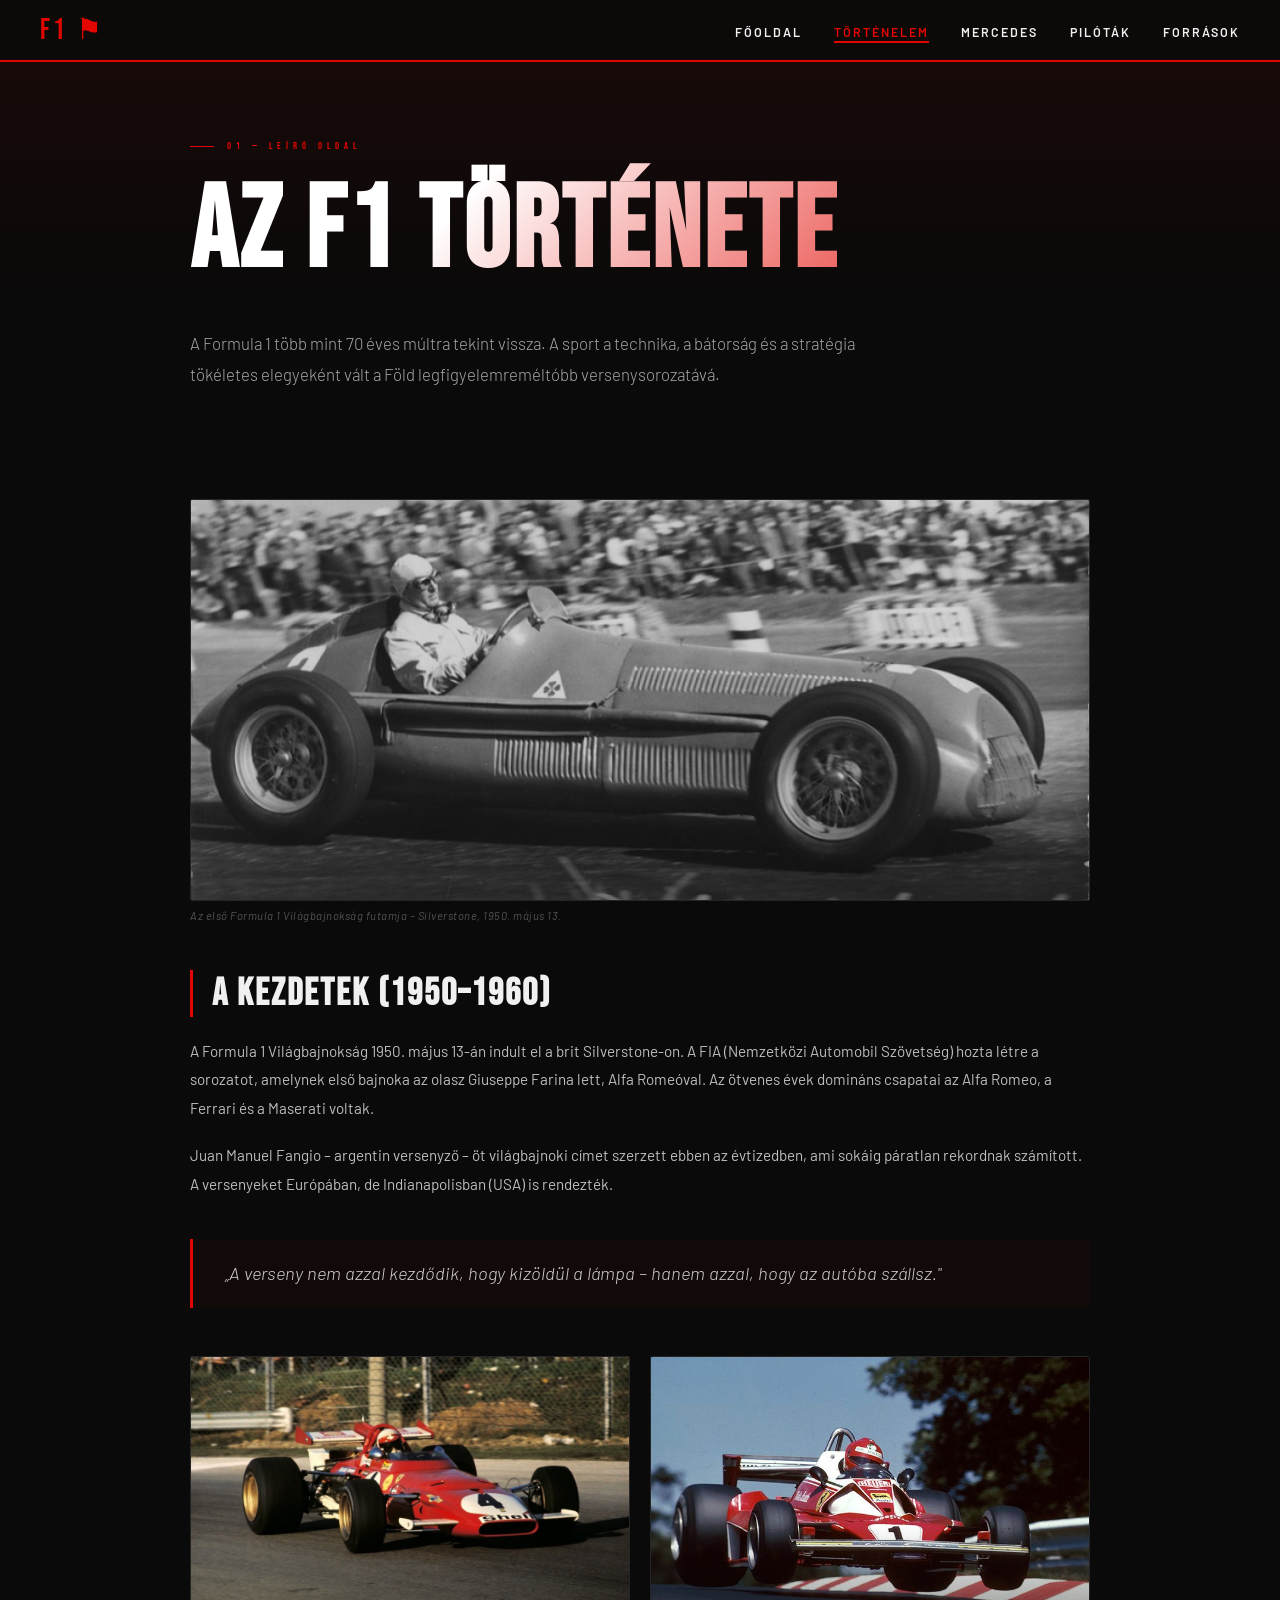
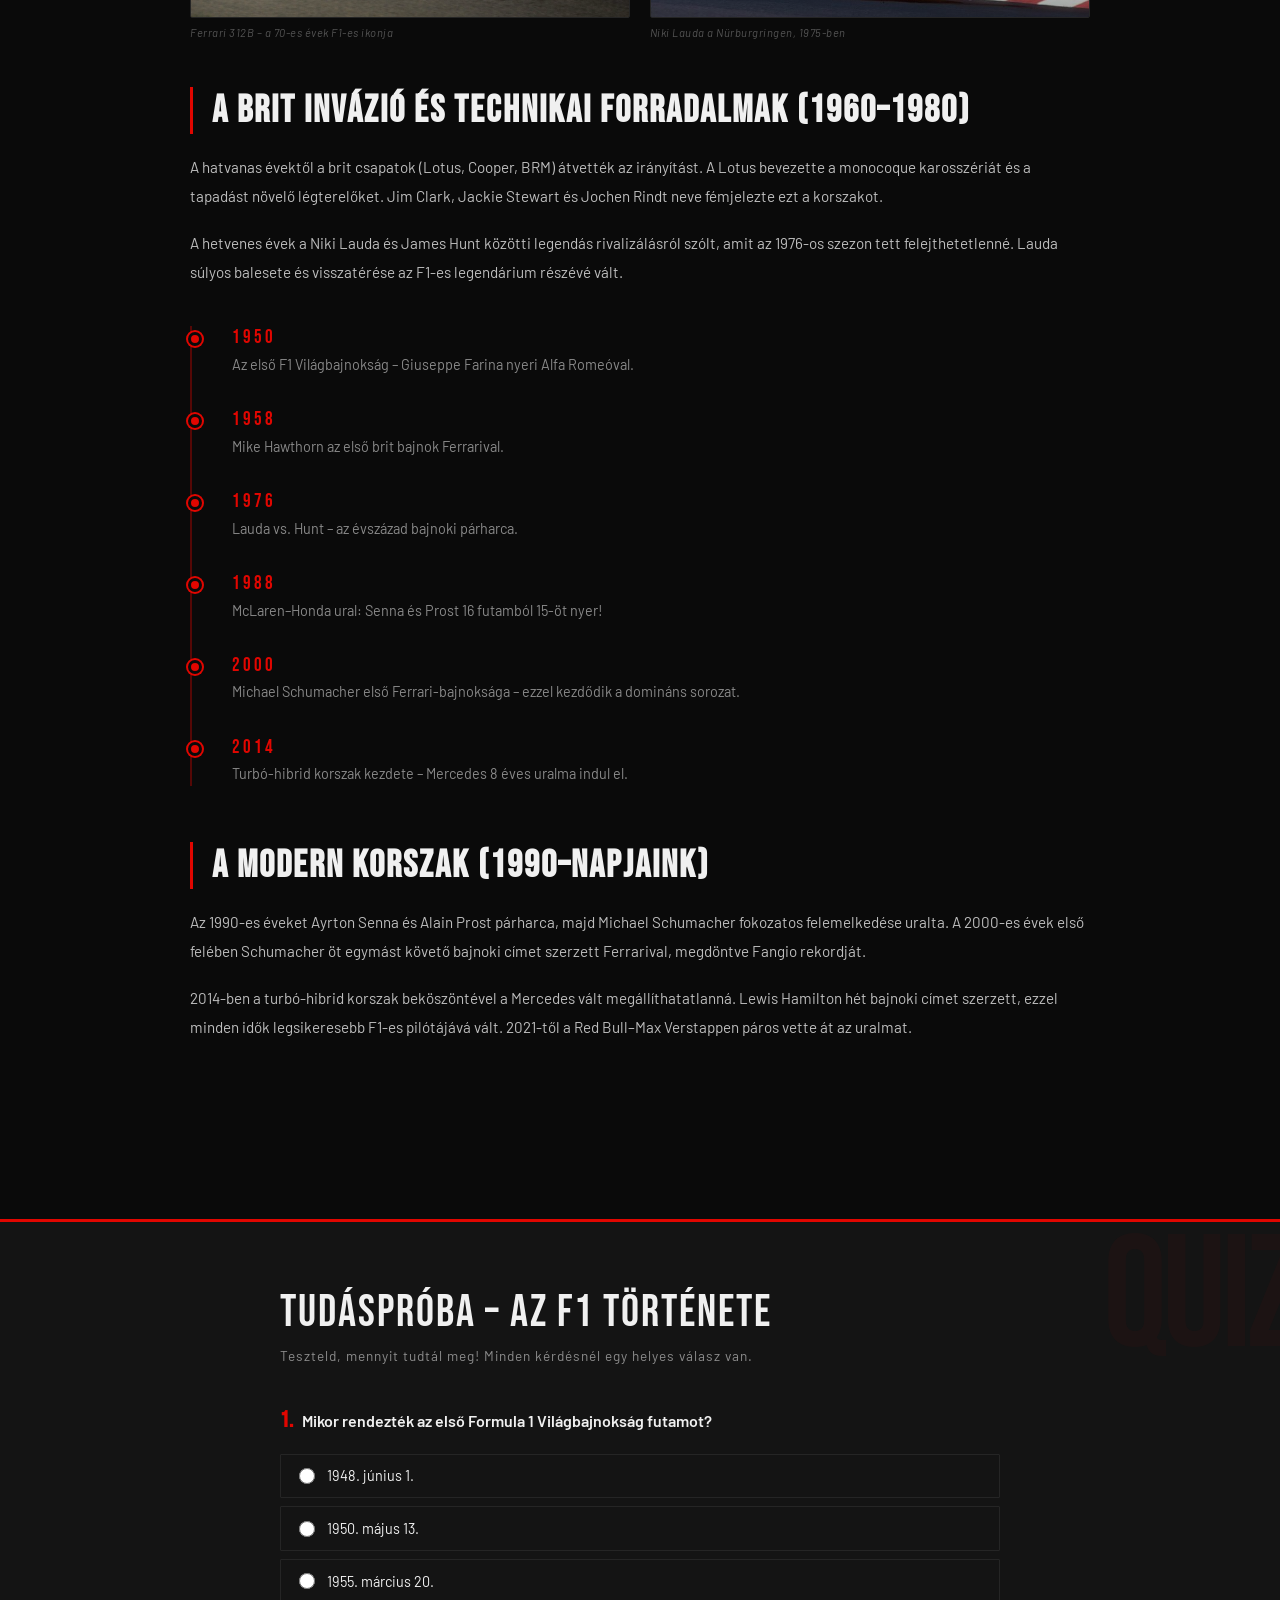
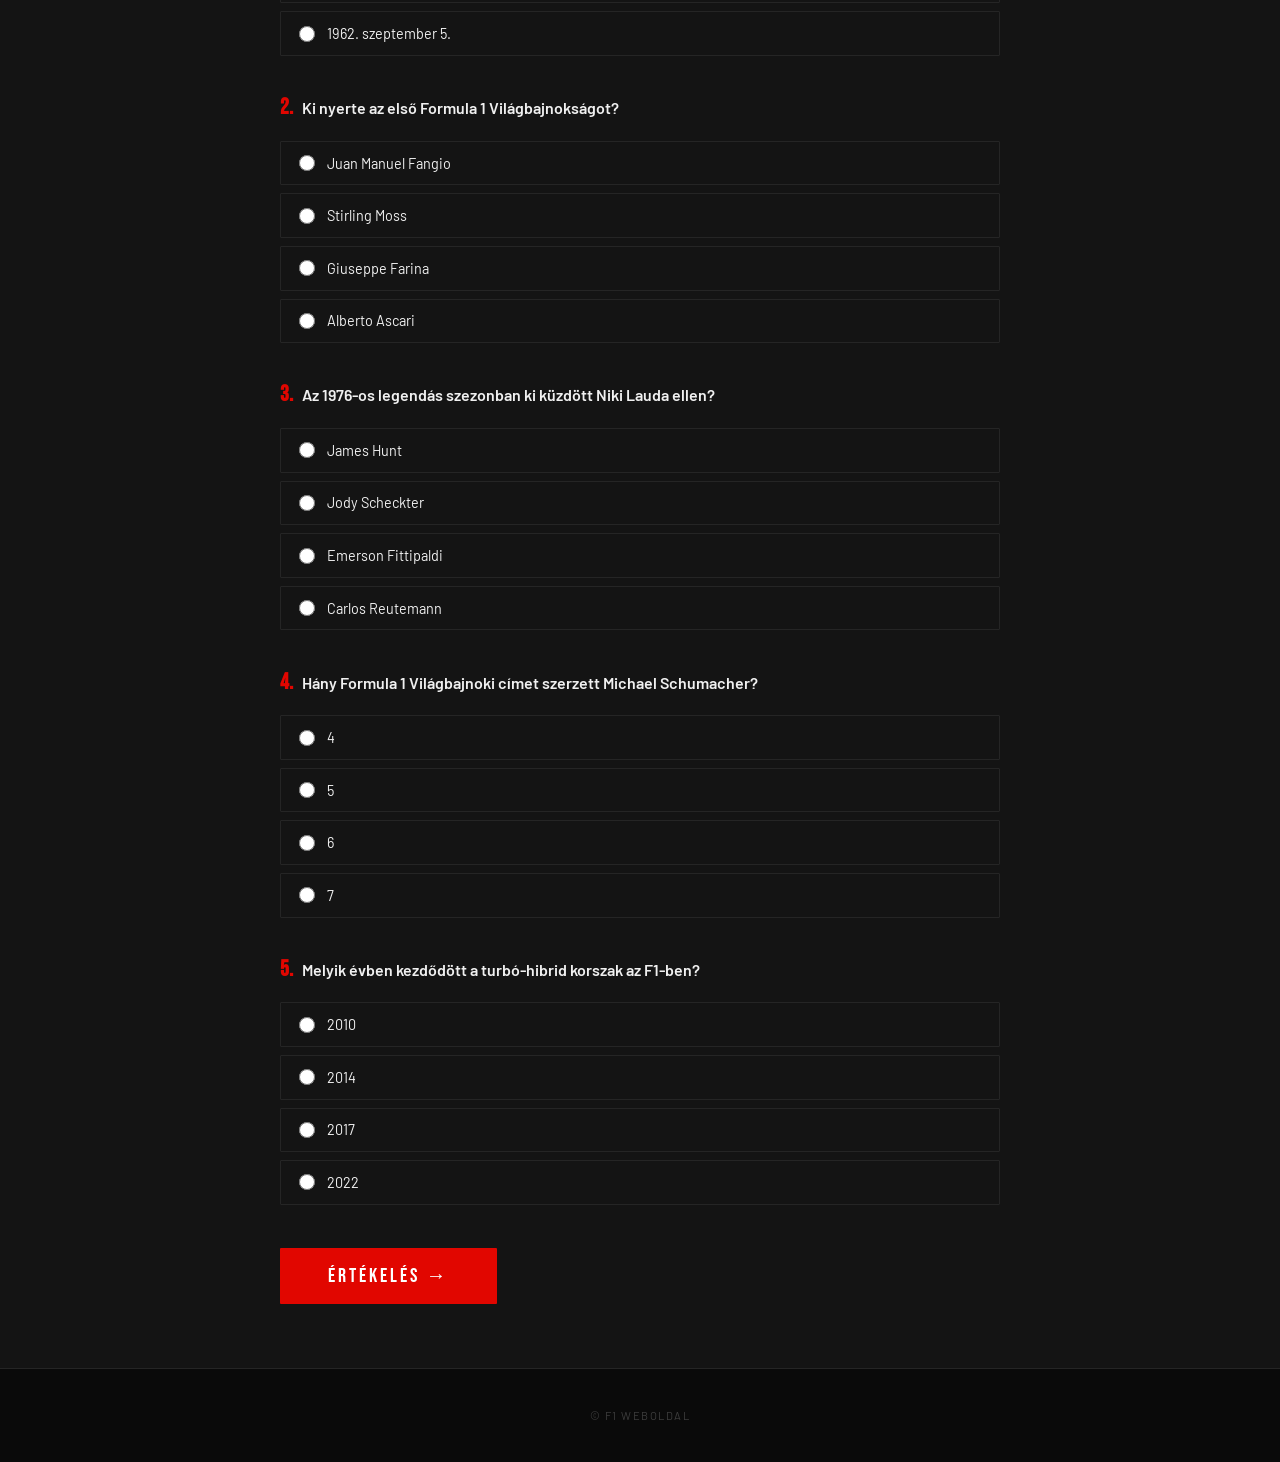
<file: tortenet.html>
<!DOCTYPE html>
<html lang="hu">
<head>
  <meta charset="UTF-8">
  <meta name="viewport" content="width=device-width, initial-scale=1.0">
  <meta name="description" content="A Formula 1 több mint 70 éves története – az első futamtól napjainkig.">
  <title>F1 – Történelem</title>
  <link rel="stylesheet" href="style.css">
</head>
<body>

<div class="progress-bar"></div>

<nav>
  <a class="nav-logo" href="index.html">F1 ⚑</a>
  <button class="nav-toggle" aria-label="Menü">
    <span></span><span></span><span></span>
  </button>
  <ul>
    <li><a href="index.html">Főoldal</a></li>
    <li><a href="tortenet.html" class="active">Történelem</a></li>
    <li><a href="mercedes.html">Mercedes</a></li>
    <li><a href="pilota.html">Pilóták</a></li>
    <li><a href="forrasok.html">Források</a></li>
  </ul>
</nav>

<div class="page-hero">
  <p class="page-tag reveal">01 — Leíró oldal</p>
  <h1 class="page-title reveal" id="sormag">AZ F1 TÖRTÉNETE</h1>
  <p class="page-intro reveal">A Formula 1 több mint 70 éves múltra tekint vissza. A sport a technika, a bátorság és a stratégia tökéletes elegyeként vált a Föld legfigyelemreméltóbb versenysorozatává.</p>
</div>

<div class="content">

  <div class="img-full reveal">
    <div class="img-wrap">
      <img
        src="1f1.jpg"
        data-fallback="https://images.unsplash.com/photo-1504707748692-419802426c4f?w=1280&q=80"
        onerror="this.src=this.dataset.fallback"
        alt="1950-es Brit Nagydíj – az első F1 futam"
        loading="lazy"
      >
    </div>
    <p class="img-caption">Az első Formula 1 Világbajnokság futamja – Silverstone, 1950. május 13.</p>
  </div>

  <h2 class="section-h reveal">A kezdetek (1950–1960)</h2>
  <p class="body-p reveal">A Formula 1 Világbajnokság 1950. május 13-án indult el a brit Silverstone-on. A FIA (Nemzetközi Automobil Szövetség) hozta létre a sorozatot, amelynek első bajnoka az olasz Giuseppe Farina lett, Alfa Romeóval. Az ötvenes évek domináns csapatai az Alfa Romeo, a Ferrari és a Maserati voltak.</p>
  <p class="body-p reveal">Juan Manuel Fangio – argentin versenyző – öt világbajnoki címet szerzett ebben az évtizedben, ami sokáig páratlan rekordnak számított. A versenyeket Európában, de Indianapolisban (USA) is rendezték.</p>

  <div class="pull-quote reveal">
    <p>„A verseny nem azzal kezdődik, hogy kizöldül a lámpa – hanem azzal, hogy az autóba szállsz."</p>
  </div>

  <div class="img-duo">
    <div class="reveal reveal-left">
      <div class="img-wrap">
        <img
          src="ferrari.jpg"
          data-fallback="https://images.unsplash.com/photo-1558618666-fcd25c85cd64?w=640&q=80"
          onerror="this.src=this.dataset.fallback"
          alt="Ferrari 312B 1970"
          loading="lazy"
        >
      </div>
      <p class="img-caption">Ferrari 312B – a 70-es évek F1-es ikonja</p>
    </div>
    <div class="reveal reveal-right">
      <div class="img-wrap">
        <img
          src="lauda.png"
          data-fallback="https://images.unsplash.com/photo-1567575584049-f2b6278e56c5?w=480&q=80"
          onerror="this.src=this.dataset.fallback"
          alt="Niki Lauda 1975"
          loading="lazy"
        >
      </div>
      <p class="img-caption">Niki Lauda a Nürburgringen, 1975-ben</p>
    </div>
  </div>

  <h2 class="section-h reveal">A brit invázió és technikai forradalmak (1960–1980)</h2>
  <p class="body-p reveal">A hatvanas évektől a brit csapatok (Lotus, Cooper, BRM) átvették az irányítást. A Lotus bevezette a monocoque karosszériát és a tapadást növelő légterelőket. Jim Clark, Jackie Stewart és Jochen Rindt neve fémjelezte ezt a korszakot.</p>
  <p class="body-p reveal">A hetvenes évek a Niki Lauda és James Hunt közötti legendás rivalizálásról szólt, amit az 1976-os szezon tett felejthetetlenné. Lauda súlyos balesete és visszatérése az F1-es legendárium részévé vált.</p>

  <div class="timeline reveal">
    <div class="tl-item">
      <div class="tl-dot"></div>
      <div class="tl-year">1950</div>
      <div class="tl-text">Az első F1 Világbajnokság – Giuseppe Farina nyeri Alfa Romeóval.</div>
    </div>
    <div class="tl-item">
      <div class="tl-dot"></div>
      <div class="tl-year">1958</div>
      <div class="tl-text">Mike Hawthorn az első brit bajnok Ferrarival.</div>
    </div>
    <div class="tl-item">
      <div class="tl-dot"></div>
      <div class="tl-year">1976</div>
      <div class="tl-text">Lauda vs. Hunt – az évszázad bajnoki párharca.</div>
    </div>
    <div class="tl-item">
      <div class="tl-dot"></div>
      <div class="tl-year">1988</div>
      <div class="tl-text">McLaren–Honda ural: Senna és Prost 16 futamból 15-öt nyer!</div>
    </div>
    <div class="tl-item">
      <div class="tl-dot"></div>
      <div class="tl-year">2000</div>
      <div class="tl-text">Michael Schumacher első Ferrari-bajnoksága – ezzel kezdődik a domináns sorozat.</div>
    </div>
    <div class="tl-item">
      <div class="tl-dot"></div>
      <div class="tl-year">2014</div>
      <div class="tl-text">Turbó-hibrid korszak kezdete – Mercedes 8 éves uralma indul el.</div>
    </div>
  </div>

  <h2 class="section-h reveal">A modern korszak (1990–napjaink)</h2>
  <p class="body-p reveal">Az 1990-es éveket Ayrton Senna és Alain Prost párharca, majd Michael Schumacher fokozatos felemelkedése uralta. A 2000-es évek első felében Schumacher öt egymást követő bajnoki címet szerzett Ferrarival, megdöntve Fangio rekordját.</p>
  <p class="body-p reveal">2014-ben a turbó-hibrid korszak beköszöntével a Mercedes vált megállíthatatlanná. Lewis Hamilton hét bajnoki címet szerzett, ezzel minden idők legsikeresebb F1-es pilótájává vált. 2021-től a Red Bull–Max Verstappen páros vette át az uralmat.</p>

</div>

<div class="quiz-section">
  <div class="quiz-inner">
    <div class="quiz-title">Tudáspróba – Az F1 Története</div>
    <p class="quiz-sub">Teszteld, mennyit tudtál meg! Minden kérdésnél egy helyes válasz van.</p>
    <div id="quiz-form">

      <div class="q-block">
        <p class="q-text"><span class="q-num">1.</span> Mikor rendezték az első Formula 1 Világbajnokság futamot?</p>
        <div class="q-options">
          <label><input type="radio" name="q1" value="a"> 1948. június 1.</label>
          <label><input type="radio" name="q1" value="b"> 1950. május 13.</label>
          <label><input type="radio" name="q1" value="c"> 1955. március 20.</label>
          <label><input type="radio" name="q1" value="d"> 1962. szeptember 5.</label>
        </div>
      </div>

      <div class="q-block">
        <p class="q-text"><span class="q-num">2.</span> Ki nyerte az első Formula 1 Világbajnokságot?</p>
        <div class="q-options">
          <label><input type="radio" name="q2" value="a"> Juan Manuel Fangio</label>
          <label><input type="radio" name="q2" value="b"> Stirling Moss</label>
          <label><input type="radio" name="q2" value="c"> Giuseppe Farina</label>
          <label><input type="radio" name="q2" value="d"> Alberto Ascari</label>
        </div>
      </div>

      <div class="q-block">
        <p class="q-text"><span class="q-num">3.</span> Az 1976-os legendás szezonban ki küzdött Niki Lauda ellen?</p>
        <div class="q-options">
          <label><input type="radio" name="q3" value="a"> James Hunt</label>
          <label><input type="radio" name="q3" value="b"> Jody Scheckter</label>
          <label><input type="radio" name="q3" value="c"> Emerson Fittipaldi</label>
          <label><input type="radio" name="q3" value="d"> Carlos Reutemann</label>
        </div>
      </div>

      <div class="q-block">
        <p class="q-text"><span class="q-num">4.</span> Hány Formula 1 Világbajnoki címet szerzett Michael Schumacher?</p>
        <div class="q-options">
          <label><input type="radio" name="q4" value="a"> 4</label>
          <label><input type="radio" name="q4" value="b"> 5</label>
          <label><input type="radio" name="q4" value="c"> 6</label>
          <label><input type="radio" name="q4" value="d"> 7</label>
        </div>
      </div>

      <div class="q-block">
        <p class="q-text"><span class="q-num">5.</span> Melyik évben kezdődött a turbó-hibrid korszak az F1-ben?</p>
        <div class="q-options">
          <label><input type="radio" name="q5" value="a"> 2010</label>
          <label><input type="radio" name="q5" value="b"> 2014</label>
          <label><input type="radio" name="q5" value="c"> 2017</label>
          <label><input type="radio" name="q5" value="d"> 2022</label>
        </div>
      </div>

      <button class="quiz-submit" onclick="runQuiz()">Értékelés →</button>
      
    </div>
    <div id="quiz-result">
      <div class="result-score" id="result-score"></div>
      <div class="result-text"  id="result-text"></div>
      <button id="quiz-retry" class="quiz-retry" onclick="resetQuiz()" style="display:none;">🔄 Újrapróbálom</button>
    </div>
  </div>
</div>

<footer>© F1 Weboldal</footer>
<button class="scroll-top" aria-label="Vissza a tetejére">↑</button>

<script src="quiz.js"></script>
<script>
  function runQuiz() {
    submitQuiz({ q1:'b', q2:'c', q3:'a', q4:'d', q5:'b' });
  }
</script>
</body>
</html>
</file>
<file: style.css>
@import url('https://fonts.googleapis.com/css2?family=Bebas+Neue&family=Barlow:ital,wght@0,300;0,400;0,600;0,700;1,300&display=swap');

:root {
  --red:    #e10600;
  --dark:   #0a0a0a;
  --mid:    #141414;
  --card:   #181818;
  --border: #252525;
  --light:  #f0f0f0;
  --muted:  rgba(240,240,240,0.55);
  --accent: #fff200;
  --teal:   #00d2be;
  --gold:   #ffd700;
  --trans:  all 0.3s ease;
}

*, *::before, *::after { margin: 0; padding: 0; box-sizing: border-box; }
html { scroll-behavior: smooth; }
body {
  background: var(--dark);
  color: var(--light);
  font-family: 'Barlow', sans-serif;
  overflow-x: hidden;
}
a { text-decoration: none; color: inherit; }
img { display: block; max-width: 100%; }


.progress-bar {
  position: fixed; top: 0; left: 0; z-index: 200;
  height: 3px; width: 0%;
  background: linear-gradient(90deg, var(--red), var(--accent));
  transition: width 0.1s linear;
  pointer-events: none;
}


.scroll-top {
  position: fixed; bottom: 2rem; right: 2rem; z-index: 150;
  width: 46px; height: 46px;
  background: var(--red);
  border: none; cursor: pointer;
  display: flex; align-items: center; justify-content: center;
  font-size: 1.2rem; color: #fff;
  opacity: 0; transform: translateY(20px);
  transition: opacity 0.3s, transform 0.3s, background 0.2s;
  clip-path: polygon(50% 0%, 100% 50%, 85% 50%, 85% 100%, 15% 100%, 15% 50%, 0% 50%);
}
.scroll-top.visible { opacity: 1; transform: translateY(0); }
.scroll-top:hover { background: #c00; }


nav {
  position: fixed; top: 0; width: 100%; z-index: 100;
  background: rgba(10,10,10,0.82);
  backdrop-filter: blur(16px);
  -webkit-backdrop-filter: blur(16px);
  border-bottom: 2px solid var(--red);
  display: flex; align-items: center; justify-content: space-between;
  padding: 0 2.5rem; height: 62px;
  transition: height 0.3s, background 0.3s;
}
nav.scrolled {
  height: 52px;
  background: rgba(10,10,10,0.97);
}
.nav-logo {
  font-family: 'Bebas Neue', sans-serif;
  font-size: 1.8rem;
  color: var(--red);
  letter-spacing: 3px;
  transition: color 0.2s;
}
.nav-logo:hover { color: #ff3022; }
nav ul { list-style: none; display: flex; gap: 2rem; }
nav ul li a {
  color: var(--light);
  font-weight: 600;
  font-size: 0.78rem;
  letter-spacing: 2px;
  text-transform: uppercase;
  transition: color 0.2s;
  position: relative;
  padding-bottom: 3px;
}
nav ul li a::after {
  content: '';
  position: absolute; bottom: -1px; left: 0; width: 0; height: 2px;
  background: var(--red);
  transition: width 0.25s ease;
}
nav ul li a:hover { color: var(--red); }
nav ul li a:hover::after { width: 100%; }
nav ul li a.active { color: var(--red); }
nav ul li a.active::after { width: 100%; }

.nav-toggle {
  display: none;
  flex-direction: column; gap: 5px;
  background: none; border: none; cursor: pointer;
  padding: 6px;
}
.nav-toggle span {
  display: block; width: 24px; height: 2px;
  background: var(--light);
  transition: var(--trans);
}
.nav-toggle.open span:nth-child(1) { transform: translateY(7px) rotate(45deg); }
.nav-toggle.open span:nth-child(2) { opacity: 0; }
.nav-toggle.open span:nth-child(3) { transform: translateY(-7px) rotate(-45deg); }


.reveal {
  opacity: 0;
  transform: translateY(32px);
  transition: opacity 0.65s ease, transform 0.65s ease;
}
.reveal.visible {
  opacity: 1;
  transform: translateY(0);
}
.reveal-left {
  opacity: 0; transform: translateX(-32px);
  transition: opacity 0.65s ease, transform 0.65s ease;
}
.reveal-left.visible { opacity: 1; transform: translateX(0); }
.reveal-right {
  opacity: 0; transform: translateX(32px);
  transition: opacity 0.65s ease, transform 0.65s ease;
}
.reveal-right.visible { opacity: 1; transform: translateX(0); }

.reveal-d1 { transition-delay: 0.1s; }
.reveal-d2 { transition-delay: 0.2s; }
.reveal-d3 { transition-delay: 0.3s; }
.reveal-d4 { transition-delay: 0.4s; }


.hero {
  min-height: 100vh;
  display: flex; flex-direction: column;
  align-items: center; justify-content: center;
  text-align: center;
  position: relative;
  padding-top: 62px;
  overflow: hidden;
}
.hero-bg {
  position: absolute; inset: 0;
  background:
    linear-gradient(180deg, rgba(225,6,0,0.22) 0%, transparent 55%),
    repeating-linear-gradient(
      90deg,
      transparent,
      transparent 60px,
      rgba(255,255,255,0.018) 60px,
      rgba(255,255,255,0.018) 61px
    ),
    repeating-linear-gradient(
      0deg,
      transparent,
      transparent 60px,
      rgba(255,255,255,0.01) 60px,
      rgba(255,255,255,0.01) 61px
    );
}
.hero-lines {
  position: absolute; inset: 0; pointer-events: none; overflow: hidden;
}
.hero-lines::before,
.hero-lines::after {
  content: '';
  position: absolute; top: 0; height: 1px;
  background: linear-gradient(90deg, transparent, var(--red), transparent);
  animation: speedLine 3s ease-in-out infinite;
  opacity: 0;
}
.hero-lines::before { width: 60%; left: -60%; animation-delay: 0s; }
.hero-lines::after  { width: 40%; left: -40%; animation-delay: 1.5s; top: 30%; }
@keyframes speedLine {
  0%   { opacity: 0; transform: translateX(0); }
  10%  { opacity: 0.6; }
  100% { opacity: 0; transform: translateX(200vw); }
}

.hero-stripe {
  position: absolute; top: 62px; left: 0; right: 0; height: 3px;
  background: linear-gradient(90deg, var(--dark), var(--red), var(--accent), var(--red), var(--dark));
  animation: stripeGlow 4s ease-in-out infinite alternate;
}
@keyframes stripeGlow {
  from { opacity: 0.7; }
  to   { opacity: 1; filter: drop-shadow(0 0 6px var(--red)); }
}
.hero-content { position: relative; z-index: 1; padding: 2rem; }
.hero-img-wrap {
  width: 100%; max-width: 820px; margin: 0 auto 2.5rem;
  border: 1px solid rgba(225,6,0,0.5);
  box-shadow: 0 0 80px rgba(225,6,0,0.35), 0 0 0 1px rgba(255,255,255,0.04);
  overflow: hidden;
  border-radius: 2px;
  position: relative;
}
.hero-img-wrap::before {
  content: '';
  position: absolute; inset: 0; z-index: 1;
  background: linear-gradient(
    to bottom,
    rgba(225,6,0,0.08) 0%,
    transparent 40%,
    rgba(10,10,10,0.2) 100%
  );
}
.hero-img-wrap img {
  width: 100%; height: 360px;
  object-fit: cover;
  transition: transform 0.7s ease;
}
.hero-img-wrap:hover img { transform: scale(1.05); }
.hero h1 {
  font-family: 'Bebas Neue', sans-serif;
  font-size: clamp(4.5rem, 13vw, 10rem);
  line-height: 0.88; letter-spacing: 6px;
  background: linear-gradient(150deg, #fff 25%, rgba(225,6,0,0.9));
  -webkit-background-clip: text; -webkit-text-fill-color: transparent;
  animation: heroFadeIn 1s ease forwards;
}
@keyframes heroFadeIn {
  from { opacity: 0; transform: translateY(20px); }
  to   { opacity: 1; transform: translateY(0); }
}
.hero-sub {
  font-size: 0.9rem; letter-spacing: 5px;
  text-transform: uppercase;
  color: var(--muted); margin-top: 1.2rem;
  animation: heroFadeIn 1s ease 0.3s both;
}
.hero-scroll {
  position: absolute; bottom: 2.5rem; left: 50%; transform: translateX(-50%);
  display: flex; flex-direction: column; align-items: center; gap: 0.4rem;
  color: var(--muted); font-size: 0.65rem; letter-spacing: 3px; text-transform: uppercase;
  animation: heroFadeIn 1s ease 0.8s both;
}
.hero-scroll-line {
  width: 1px; height: 40px;
  background: linear-gradient(to bottom, var(--red), transparent);
  animation: scrollPulse 1.8s ease-in-out infinite;
}
@keyframes scrollPulse {
  0%, 100% { opacity: 0.3; transform: scaleY(1); }
  50%       { opacity: 1;   transform: scaleY(1.2); }
}


.cards-section {
  padding: 5rem 2rem 6rem;
  max-width: 1140px; margin: 0 auto;
}
.section-label {
  font-family: 'Bebas Neue', sans-serif;
  font-size: 0.65rem; letter-spacing: 5px;
  color: var(--red); text-transform: uppercase; margin-bottom: 0.4rem;
  display: flex; align-items: center; gap: 0.8rem;
}
.section-label::before {
  content: '';
  display: inline-block; width: 24px; height: 1px;
  background: var(--red);
}
.section-title {
  font-family: 'Bebas Neue', sans-serif;
  font-size: clamp(2.8rem, 5vw, 4.5rem);
  letter-spacing: 2px; margin-bottom: 3rem;
  line-height: 1;
}
.cards {
  display: grid;
  grid-template-columns: repeat(auto-fit, minmax(300px, 1fr));
  gap: 1.5rem;
}
.card {
  background: var(--card);
  border: 1px solid var(--border);
  overflow: hidden;
  transition: transform 0.35s ease, box-shadow 0.35s ease, border-color 0.35s ease;
  display: block; color: var(--light);
  border-radius: 2px;
  position: relative;
}
.card:hover {
  transform: translateY(-8px);
  box-shadow: 0 24px 48px rgba(0,0,0,0.5), 0 0 0 1px rgba(225,6,0,0.3);
  border-color: rgba(225,6,0,0.3);
}
.card-thumb {
  height: 180px; overflow: hidden;
  position: relative;
}
.card-thumb::after {
  content: '';
  position: absolute; inset: 0;
  background: linear-gradient(to bottom, transparent 50%, var(--card) 100%);
}
.card-thumb img {
  width: 100%; height: 100%;
  object-fit: cover;
  transition: transform 0.5s ease;
}
.card:hover .card-thumb img { transform: scale(1.08); }
.card-body { padding: 1.5rem 2rem 2rem; }
.card-top-bar {
  position: absolute; top: 0; left: 0; right: 0; height: 3px;
  background: var(--red);
  transform: scaleX(0); transform-origin: left;
  transition: transform 0.35s ease;
}
.card:hover .card-top-bar { transform: scaleX(1); }
.card-num {
  font-family: 'Bebas Neue', sans-serif;
  font-size: 3.5rem; color: rgba(225,6,0,0.12);
  line-height: 1; margin-bottom: -0.3rem;
}
.card h3 {
  font-family: 'Bebas Neue', sans-serif;
  font-size: 1.7rem; letter-spacing: 2px; margin-bottom: 0.7rem;
}
.card p {
  font-size: 0.88rem; line-height: 1.75;
  color: var(--muted);
}
.card-arrow {
  display: inline-flex; align-items: center; gap: 0.4rem;
  margin-top: 1.5rem; color: var(--red);
  font-weight: 700; font-size: 0.78rem; letter-spacing: 2px;
  text-transform: uppercase;
  transition: gap 0.2s;
}
.card:hover .card-arrow { gap: 0.8rem; }


.facts-section {
  background: var(--mid);
  border-top: 1px solid var(--border);
  border-bottom: 1px solid var(--border);
  padding: 3.5rem 2rem;
}
.facts-grid {
  max-width: 1000px; margin: 0 auto;
  display: grid; grid-template-columns: repeat(auto-fit, minmax(180px, 1fr));
  gap: 0;
}
.fact-item {
  text-align: center; padding: 1.5rem 1rem;
  border-right: 1px solid var(--border);
}
.fact-item:last-child { border-right: none; }
.fact-num {
  font-family: 'Bebas Neue', sans-serif;
  font-size: 3.5rem; line-height: 1;
  background: linear-gradient(135deg, #fff, var(--red));
  -webkit-background-clip: text; -webkit-text-fill-color: transparent;
}
.fact-label {
  font-size: 0.68rem; letter-spacing: 2px;
  text-transform: uppercase; color: var(--muted);
  margin-top: 0.3rem;
}


.makers-section {
  background: var(--dark);
  border-top: 1px solid var(--border); border-bottom: 1px solid var(--border);
  padding: 4.5rem 2rem; text-align: center;
}
.makers-grid {
  display: flex; justify-content: center;
  gap: 4rem; flex-wrap: wrap; margin-top: 2.5rem;
}
.maker { display: flex; flex-direction: column; align-items: center; gap: 0.8rem; }
.maker-avatar {
  width: 72px; height: 72px; border-radius: 50%;
  border: 2px solid var(--red);
  background: radial-gradient(circle at 30% 30%, #2a2a2a, #111);
  display: flex; align-items: center; justify-content: center;
  font-family: 'Bebas Neue', sans-serif; font-size: 1.8rem; color: var(--red);
  box-shadow: 0 0 20px rgba(225,6,0,0.2);
  transition: var(--trans);
}
.maker:hover .maker-avatar {
  transform: scale(1.08);
  box-shadow: 0 0 30px rgba(225,6,0,0.4);
}
.maker span {
  font-size: 0.82rem; letter-spacing: 1.5px;
  color: var(--muted); text-transform: uppercase;
}


.page-hero {
  padding: 140px 2.5rem 60px;
  max-width: 980px; margin: 0 auto;
  position: relative;
}
.page-hero::before {
  content: '';
  position: fixed; top: 0; left: 0; right: 0;
  height: 320px; z-index: -1;
  background: linear-gradient(180deg, rgba(225,6,0,0.08) 0%, transparent 100%);
  pointer-events: none;
}
.page-tag {
  font-family: 'Bebas Neue', sans-serif;
  font-size: 0.65rem; letter-spacing: 5px;
  color: var(--red); text-transform: uppercase;
  display: flex; align-items: center; gap: 0.8rem;
}
.page-tag::before {
  content: ''; display: inline-block;
  width: 24px; height: 1px; background: var(--red);
}
.page-title {
  font-family: 'Bebas Neue', sans-serif;
  font-size: clamp(3.5rem, 9vw, 8rem);
  line-height: 0.88; letter-spacing: 3px;
  margin: 0.4rem 0 1.2rem;
  background: linear-gradient(135deg, #fff 30%, var(--red));
  -webkit-background-clip: text; -webkit-text-fill-color: transparent;
}
.page-intro {
  font-size: 1.05rem; line-height: 1.9;
  color: rgba(240,240,240,0.68); max-width: 680px;
  font-weight: 300;
}


.content { max-width: 980px; margin: 0 auto; padding: 0 2.5rem 5rem; }
h2.section-h {
  font-family: 'Bebas Neue', sans-serif;
  font-size: 2.4rem; letter-spacing: 2px;
  margin: 3rem 0 1.2rem;
  padding-left: 1.2rem; border-left: 3px solid var(--red);
  display: flex; align-items: center;
}
p.body-p {
  font-size: 0.95rem; line-height: 1.9;
  color: rgba(240,240,240,0.78); margin-bottom: 1.1rem;
}


.img-duo {
  display: grid; grid-template-columns: 1fr 1fr; gap: 1.2rem; margin: 3rem 0;
}
.img-full { margin: 3rem 0; }
.img-duo .img-wrap,
.img-full .img-wrap {
  overflow: hidden; border-radius: 2px;
  border: 1px solid var(--border);
  position: relative;
}
.img-duo .img-wrap::after,
.img-full .img-wrap::after {
  content: '';
  position: absolute; inset: 0;
  background: linear-gradient(to bottom, transparent 65%, rgba(10,10,10,0.4) 100%);
  pointer-events: none;
}
.img-duo .img-wrap img {
  width: 100%; height: 260px; object-fit: cover;
  transition: transform 0.6s ease;
  display: block;
}
.img-full .img-wrap img {
  width: 100%; height: 400px; object-fit: cover;
  transition: transform 0.6s ease;
  display: block;
}
.img-duo .img-wrap:hover img,
.img-full .img-wrap:hover img { transform: scale(1.05); }
.img-caption {
  font-size: 0.7rem; color: rgba(240,240,240,0.32);
  margin-top: 0.5rem; letter-spacing: 0.5px; font-style: italic;
}


.pull-quote {
  border-left: 3px solid var(--red);
  margin: 2.5rem 0; padding: 1.2rem 2rem;
  background: rgba(225,6,0,0.04);
}
.pull-quote p {
  font-family: 'Barlow', sans-serif;
  font-size: 1.15rem; font-weight: 300; font-style: italic;
  line-height: 1.7; color: rgba(240,240,240,0.85);
  margin: 0;
}


.timeline {
  position: relative; margin: 2.5rem 0 3.5rem;
  padding-left: 2.5rem; border-left: 2px solid rgba(225,6,0,0.35);
}
.tl-item {
  margin-bottom: 2rem; position: relative;
  transition: var(--trans);
}
.tl-item:hover .tl-year { color: #ff3022; }
.tl-dot {
  position: absolute; left: -2.75rem; top: 0.35rem;
  width: 14px; height: 14px;
  background: var(--red); border-radius: 50%;
  border: 3px solid var(--dark);
  box-shadow: 0 0 0 2px var(--red);
  transition: transform 0.2s, box-shadow 0.2s;
}
.tl-item:hover .tl-dot {
  transform: scale(1.3);
  box-shadow: 0 0 0 3px var(--red), 0 0 16px rgba(225,6,0,0.5);
}
.tl-year {
  font-family: 'Bebas Neue', sans-serif;
  font-size: 1.2rem; color: var(--red);
  letter-spacing: 3px; margin-bottom: 0.2rem;
  transition: color 0.2s;
}
.tl-text {
  font-size: 0.9rem; color: var(--muted); line-height: 1.65;
}


.stats-row {
  display: grid; grid-template-columns: repeat(auto-fit, minmax(160px, 1fr));
  gap: 1px; margin: 3rem 0;
  border: 1px solid var(--border);
  overflow: hidden;
  border-radius: 2px;
}
.stat-box {
  background: var(--card);
  border-top: 3px solid var(--teal);
  padding: 1.8rem 1.5rem;
  text-align: center;
  transition: background 0.25s;
}
.stat-box:hover { background: #1c1c1c; }
.stat-num {
  font-family: 'Bebas Neue', sans-serif;
  font-size: 3.2rem; color: var(--teal); line-height: 1;
}
.stat-label {
  font-size: 0.68rem; letter-spacing: 1.5px;
  color: var(--muted); text-transform: uppercase;
  margin-top: 0.4rem; line-height: 1.5;
}


.pilot-cards {
  display: grid; grid-template-columns: repeat(auto-fit, minmax(220px, 1fr));
  gap: 1.2rem; margin: 2.5rem 0;
}
.pilot-card {
  background: var(--card); border: 1px solid var(--border);
  padding: 1.8rem;
  transition: border-color 0.3s, transform 0.3s;
  border-radius: 2px;
}
.pilot-card:hover {
  border-color: rgba(0,210,190,0.4);
  transform: translateY(-4px);
}
.pilot-num {
  font-family: 'Bebas Neue', sans-serif;
  font-size: 2.8rem; color: var(--teal);
  line-height: 1; margin-bottom: 0.2rem;
}
.pilot-name {
  font-family: 'Bebas Neue', sans-serif;
  font-size: 1.4rem; margin-bottom: 0.6rem;
  letter-spacing: 1px;
}
.pilot-desc {
  font-size: 0.82rem; color: var(--muted); line-height: 1.65;
}


.pilot-showcase { display: grid; gap: 1.5rem; margin: 2.5rem 0; }
.pilot-row {
  background: var(--card); border: 1px solid var(--border);
  border-left: 4px solid var(--gold);
  display: grid; grid-template-columns: 90px 1fr;
  gap: 2rem; padding: 2rem; align-items: start;
  border-radius: 2px;
  transition: transform 0.3s, box-shadow 0.3s, border-color 0.3s;
}
.pilot-row:hover {
  transform: translateX(6px);
  box-shadow: -4px 0 20px rgba(255,215,0,0.15);
}
.pilot-big-num {
  font-family: 'Bebas Neue', sans-serif;
  font-size: 4.5rem; color: rgba(255,215,0,0.12);
  line-height: 1; text-align: center;
}
.pilot-row-name {
  font-family: 'Bebas Neue', sans-serif;
  font-size: 2rem; letter-spacing: 2px; margin-bottom: 0.3rem;
}
.pilot-years {
  font-size: 0.7rem; letter-spacing: 2.5px; color: var(--gold);
  text-transform: uppercase; margin-bottom: 0.7rem;
}
.pilot-bio { font-size: 0.9rem; line-height: 1.75; color: var(--muted); }
.pilot-badge {
  display: inline-block; background: var(--red); color: #fff;
  font-size: 0.68rem; letter-spacing: 2px; text-transform: uppercase;
  padding: 0.25rem 0.7rem; margin-top: 0.8rem; border-radius: 1px;
}


.quiz-section {
  background: var(--mid);
  border-top: 3px solid var(--red);
  padding: 4rem 2rem; margin-top: 5rem;
  position: relative; overflow: hidden;
}
.quiz-section::before {
  content: 'QUIZ';
  position: absolute; right: -20px; top: -20px;
  font-family: 'Bebas Neue', sans-serif;
  font-size: 10rem; color: rgba(225,6,0,0.04);
  pointer-events: none; user-select: none;
  letter-spacing: -5px;
}
.quiz-inner { max-width: 720px; margin: 0 auto; }
.quiz-title {
  font-family: 'Bebas Neue', sans-serif;
  font-size: 2.8rem; letter-spacing: 2px; margin-bottom: 0.5rem;
}
.quiz-sub {
  color: var(--muted); font-size: 0.85rem;
  margin-bottom: 2.5rem; letter-spacing: 1px;
}
.q-block { margin-bottom: 2.2rem; }
.q-text { font-weight: 600; font-size: 1rem; margin-bottom: 1rem; line-height: 1.5; }
.q-num {
  color: var(--red); font-family: 'Bebas Neue', sans-serif;
  font-size: 1.4rem; margin-right: 0.4rem;
}
.q-options { display: flex; flex-direction: column; gap: 0.5rem; }
.q-options label {
  display: flex; align-items: center; gap: 0.8rem;
  padding: 0.8rem 1.1rem;
  border: 1px solid var(--border); cursor: pointer;
  font-size: 0.9rem; border-radius: 1px;
  transition: border-color 0.2s, background 0.2s, transform 0.15s;
}
.q-options label:hover {
  border-color: var(--red);
  background: rgba(225,6,0,0.07);
  transform: translateX(4px);
}
.q-options input[type=radio] {
  accent-color: var(--red); width: 16px; height: 16px; flex-shrink: 0;
}
.quiz-submit {
  background: var(--red); color: #fff; border: none;
  padding: 1rem 3rem;
  font-family: 'Bebas Neue', sans-serif;
  font-size: 1.25rem; letter-spacing: 3px;
  cursor: pointer;
  transition: background 0.2s, transform 0.2s, box-shadow 0.2s;
  border-radius: 1px; margin-top: 0.5rem;
}
.quiz-submit:hover {
  background: #c00;
  transform: translateY(-2px);
  box-shadow: 0 8px 24px rgba(225,6,0,0.35);
}
.quiz-submit:disabled { opacity: 0.4; cursor: default; transform: none; box-shadow: none; }
.quiz-retry {
  display: none;
  background: transparent;
  color: var(--red);
  border: 2px solid var(--red);
  padding: 0.75rem 2.2rem;
  font-family: 'Bebas Neue', sans-serif;
  font-size: 1.15rem; letter-spacing: 3px;
  cursor: pointer;
  border-radius: 1px;
  margin-top: 1.2rem;
  transition: background 0.2s, color 0.2s, transform 0.2s;
}
.quiz-retry:hover {
  background: var(--red);
  color: #fff;
  transform: translateY(-2px);
}
body.page-mercedes .quiz-retry { color: var(--teal); border-color: var(--teal); }
body.page-mercedes .quiz-retry:hover { background: var(--teal); color: #000; }
body.page-pilota   .quiz-retry { color: var(--gold); border-color: var(--gold); }
body.page-pilota   .quiz-retry:hover { background: var(--gold); color: #000; }
#quiz-result {
  display: none; margin-top: 2rem;
  padding: 1.8rem 2rem;
  border-left: 4px solid var(--accent);
  background: rgba(255,242,0,0.05);
  animation: resultPop 0.4s cubic-bezier(0.34, 1.56, 0.64, 1);
  border-radius: 0 2px 2px 0;
}
@keyframes resultPop {
  from { opacity: 0; transform: scale(0.96) translateY(10px); }
  to   { opacity: 1; transform: scale(1) translateY(0); }
}
.result-score {
  font-family: 'Bebas Neue', sans-serif;
  font-size: 3.5rem; color: var(--accent); line-height: 1;
}
.result-text {
  font-size: 0.95rem; color: rgba(240,240,240,0.82); margin-top: 0.5rem;
}
label.correct-answer {
  border-color: #00c853 !important;
  background: rgba(0,200,83,0.1) !important;
}
label.wrong-answer {
  border-color: var(--red) !important;
  background: rgba(225,6,0,0.1) !important;
}


footer {
  text-align: center; padding: 2.5rem 2rem;
  font-size: 0.7rem; color: rgba(240,240,240,0.22);
  letter-spacing: 1.5px; text-transform: uppercase;
  border-top: 1px solid var(--border);
  background: var(--dark);
}


body.page-mercedes nav { border-bottom-color: var(--teal); }
body.page-mercedes .page-tag { color: var(--teal); }
body.page-mercedes .page-tag::before { background: var(--teal); }
body.page-mercedes .page-title { background: linear-gradient(135deg,#fff,var(--teal)); -webkit-background-clip:text; -webkit-text-fill-color:transparent; }
body.page-mercedes h2.section-h { border-left-color: var(--teal); }
body.page-mercedes nav ul li a::after { background: var(--teal); }
body.page-mercedes nav ul li a:hover,
body.page-mercedes nav ul li a.active { color: var(--teal); }
body.page-mercedes .quiz-section { border-top-color: var(--teal); }
body.page-mercedes .quiz-section::before { color: rgba(0,210,190,0.06); content: 'QUIZ'; }
body.page-mercedes .q-num { color: var(--teal); }
body.page-mercedes .q-options label:hover { border-color: var(--teal); background: rgba(0,210,190,0.07); }
body.page-mercedes .q-options input[type=radio] { accent-color: var(--teal); }
body.page-mercedes .quiz-submit { background: var(--teal); color: #000; }
body.page-mercedes .quiz-submit:hover { background: #00b8a6; box-shadow: 0 8px 24px rgba(0,210,190,0.35); }
body.page-mercedes #quiz-result { border-left-color: var(--teal); background: rgba(0,210,190,0.05); }
body.page-mercedes .result-score { color: var(--teal); }
body.page-mercedes .hero-stripe,
body.page-mercedes .section-label::before { background: var(--teal); }

body.page-pilota nav { border-bottom-color: var(--gold); }
body.page-pilota .page-tag { color: var(--gold); }
body.page-pilota .page-tag::before { background: var(--gold); }
body.page-pilota .page-title { background: linear-gradient(135deg,#fff 30%,var(--gold)); -webkit-background-clip:text; -webkit-text-fill-color:transparent; }
body.page-pilota h2.section-h { border-left-color: var(--gold); }
body.page-pilota nav ul li a::after { background: var(--gold); }
body.page-pilota nav ul li a:hover,
body.page-pilota nav ul li a.active { color: var(--gold); }
body.page-pilota .quiz-section { border-top-color: var(--gold); }
body.page-pilota .q-num { color: var(--gold); }
body.page-pilota .q-options label:hover { border-color: var(--gold); background: rgba(255,215,0,0.06); }
body.page-pilota .q-options input[type=radio] { accent-color: var(--gold); }
body.page-pilota .quiz-submit { background: var(--gold); color: #000; }
body.page-pilota .quiz-submit:hover { background: #e6c200; box-shadow: 0 8px 24px rgba(255,215,0,0.3); }
body.page-pilota #quiz-result { border-left-color: var(--gold); background: rgba(255,215,0,0.05); }
body.page-pilota .result-score { color: var(--gold); }


@media (max-width: 768px) {
  nav { padding: 0 1.5rem; }
  nav ul {
    display: none; flex-direction: column; gap: 0;
    position: absolute; top: 100%; left: 0; right: 0;
    background: rgba(10,10,10,0.97);
    border-bottom: 2px solid var(--red);
    padding: 1rem 0;
  }
  nav ul.open { display: flex; }
  nav ul li a {
    display: block; padding: 0.85rem 2rem;
    font-size: 0.9rem;
  }
  nav ul li a::after { display: none; }
  .nav-toggle { display: flex; }
  
  .hero h1 { font-size: clamp(3.5rem, 18vw, 6rem); }
  .hero-img-wrap img { height: 240px; }
  
  .img-duo { grid-template-columns: 1fr; }
  .img-full .img-wrap img { height: 240px; }
  .img-duo .img-wrap img { height: 220px; }
  
  .pilot-row { grid-template-columns: 60px 1fr; gap: 1rem; padding: 1.5rem; }
  .pilot-big-num { font-size: 3rem; }
  
  .stats-row { grid-template-columns: 1fr 1fr; }
  .facts-grid { grid-template-columns: 1fr 1fr; }
  .fact-item { border-right: none; border-bottom: 1px solid var(--border); }
  .fact-item:nth-child(odd) { border-right: 1px solid var(--border); }
  .fact-item:last-child,
  .fact-item:nth-last-child(2):nth-child(odd) { border-bottom: none; }
  
  .page-hero { padding: 100px 1.5rem 40px; }
  .content { padding: 0 1.5rem 4rem; }
  
  .cards-section { padding: 4rem 1.5rem 5rem; }
  .cards { grid-template-columns: 1fr; }

  .scroll-top { bottom: 1.5rem; right: 1.5rem; width: 40px; height: 40px; font-size: 1rem; }
}
#sormag{
  
  line-height: 150px;
}
#sormag1{
  line-height: 150px;
}
#sormag2{
  line-height: 150px;
}

#alma{
  line-height: 10px !important;
}
.sor1{
  color: gray;
  margin-left: 250px;
  margin-top: 40px;
  letter-spacing: 3px;
  line-height: 35px;
  font-size: 18px;
}
#vonal1:hover{
  text-decoration: underline;
  color: whitesmoke;
  font-weight: bold;
}
#vonal2:hover{
  text-decoration: underline;
  color: whitesmoke;
  font-weight: bold;

}
#vonal3:hover{
  text-decoration: underline;
  color: whitesmoke;
  font-weight: bold;

}
</file>
